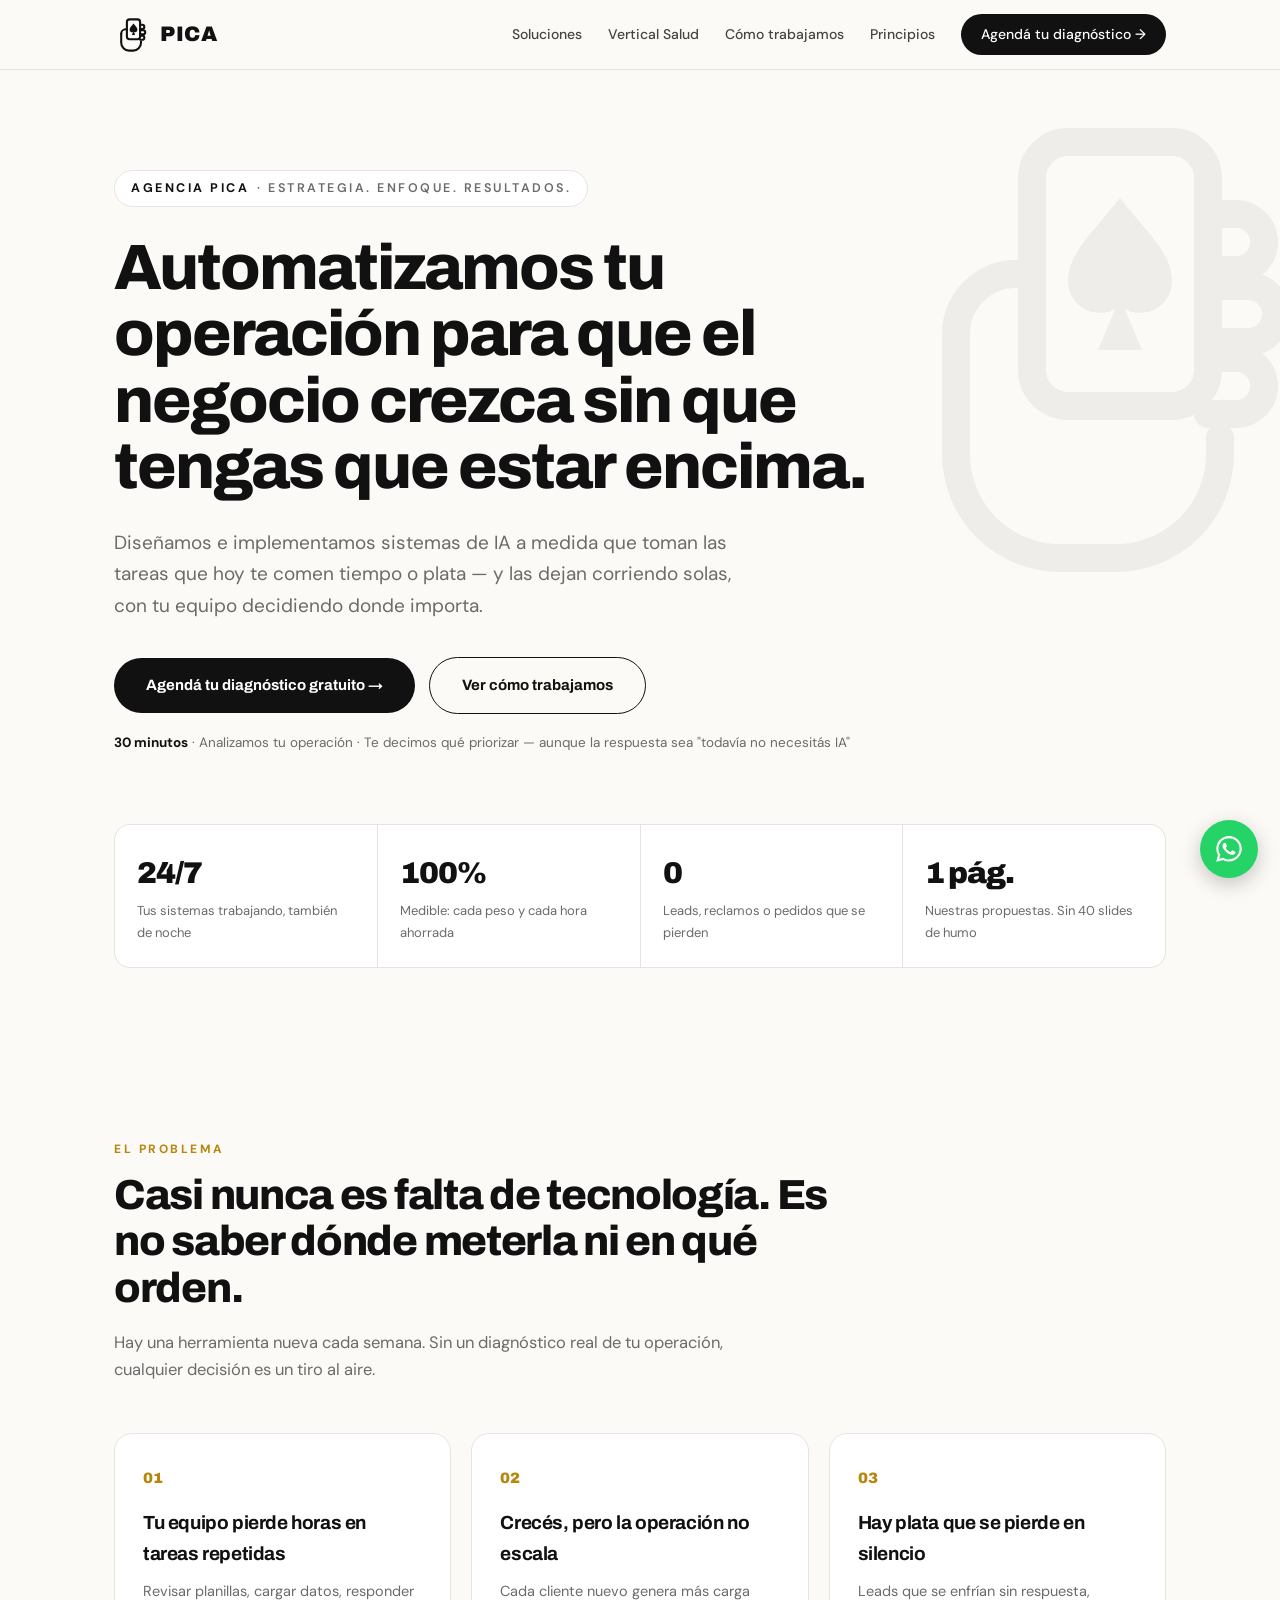
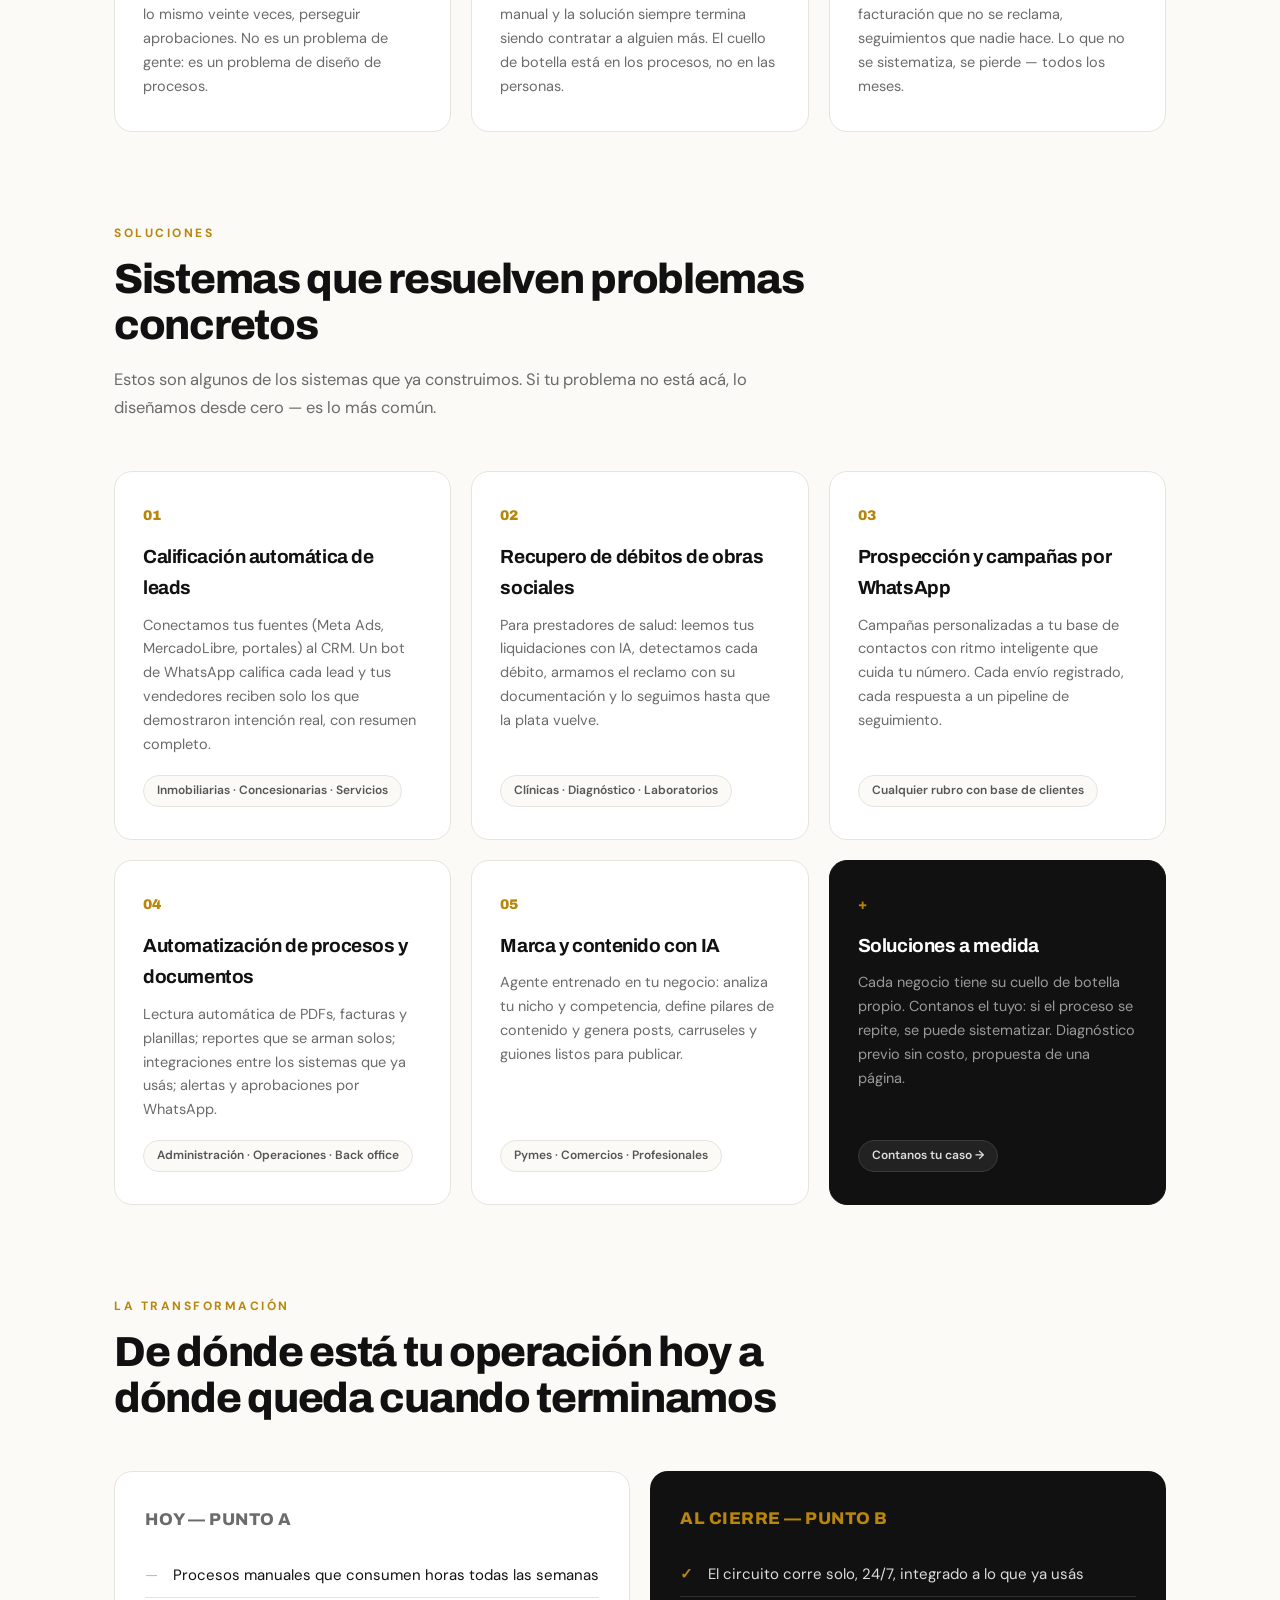
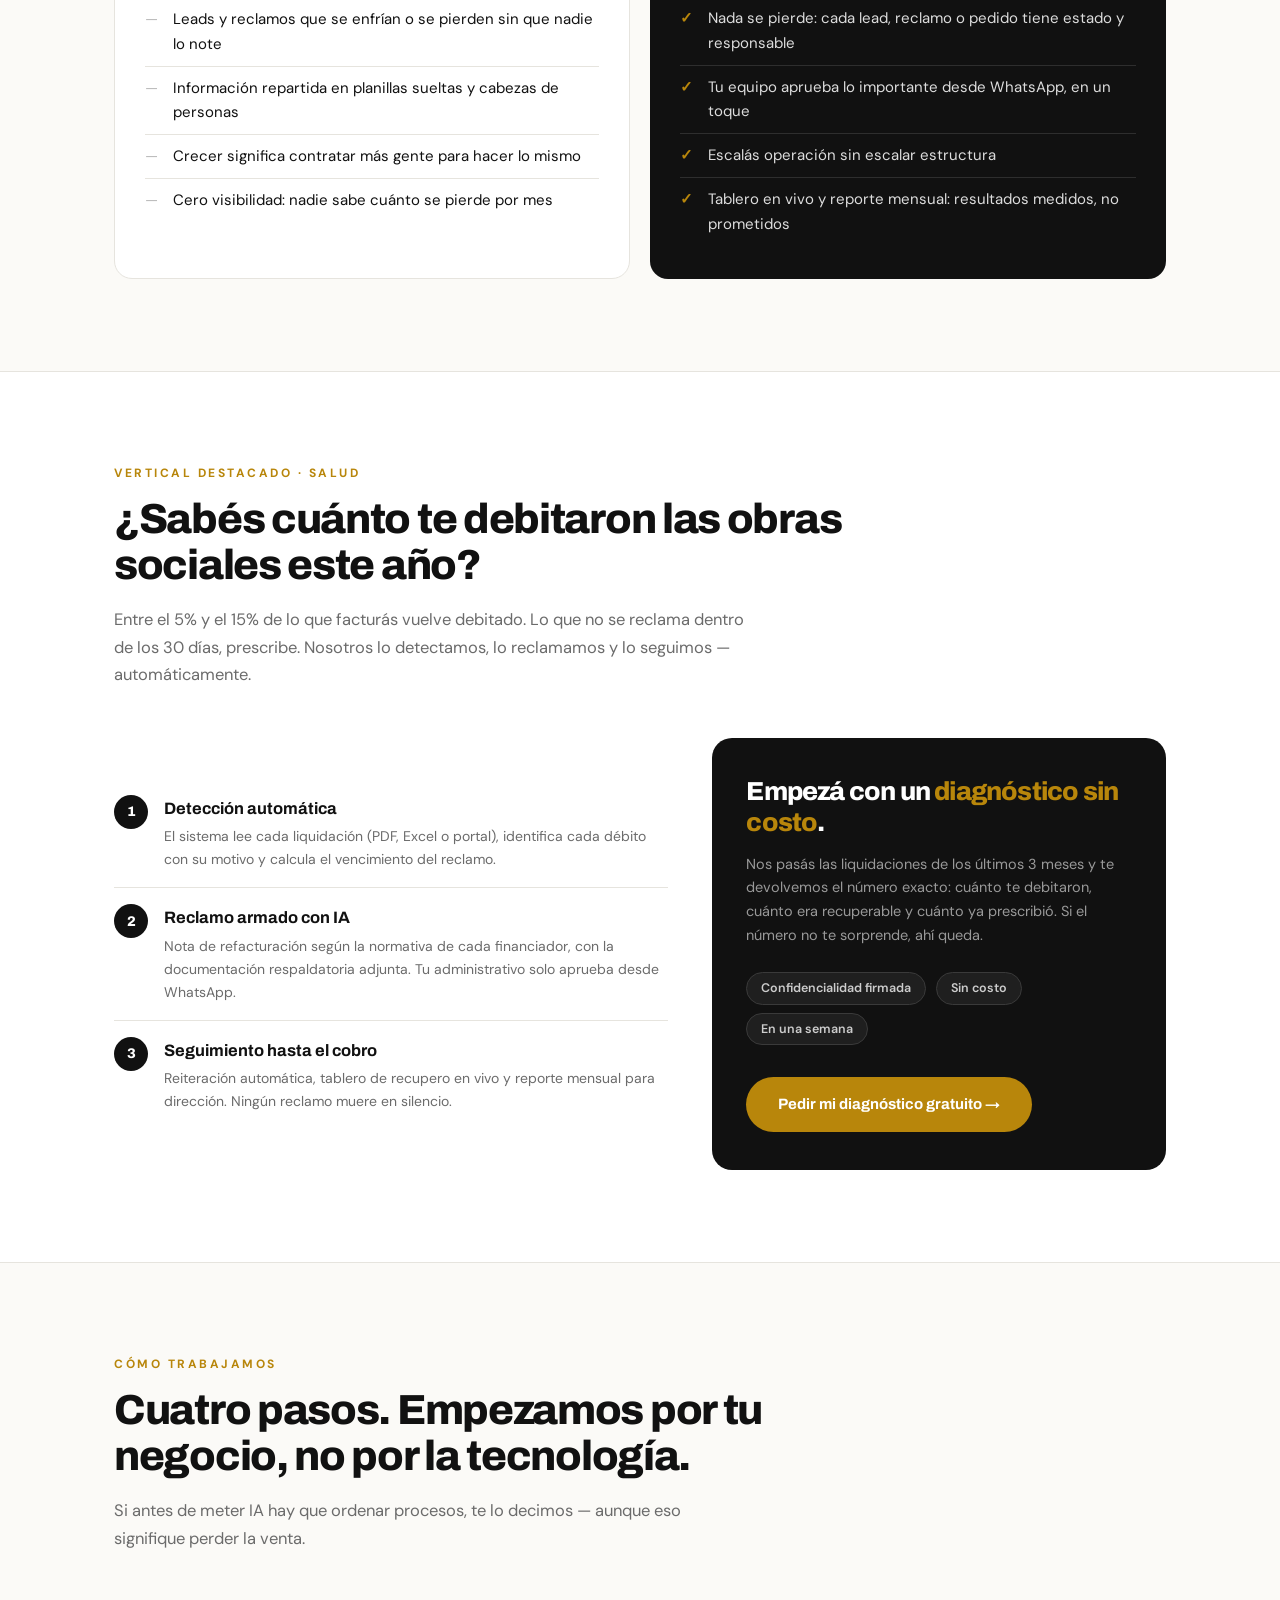
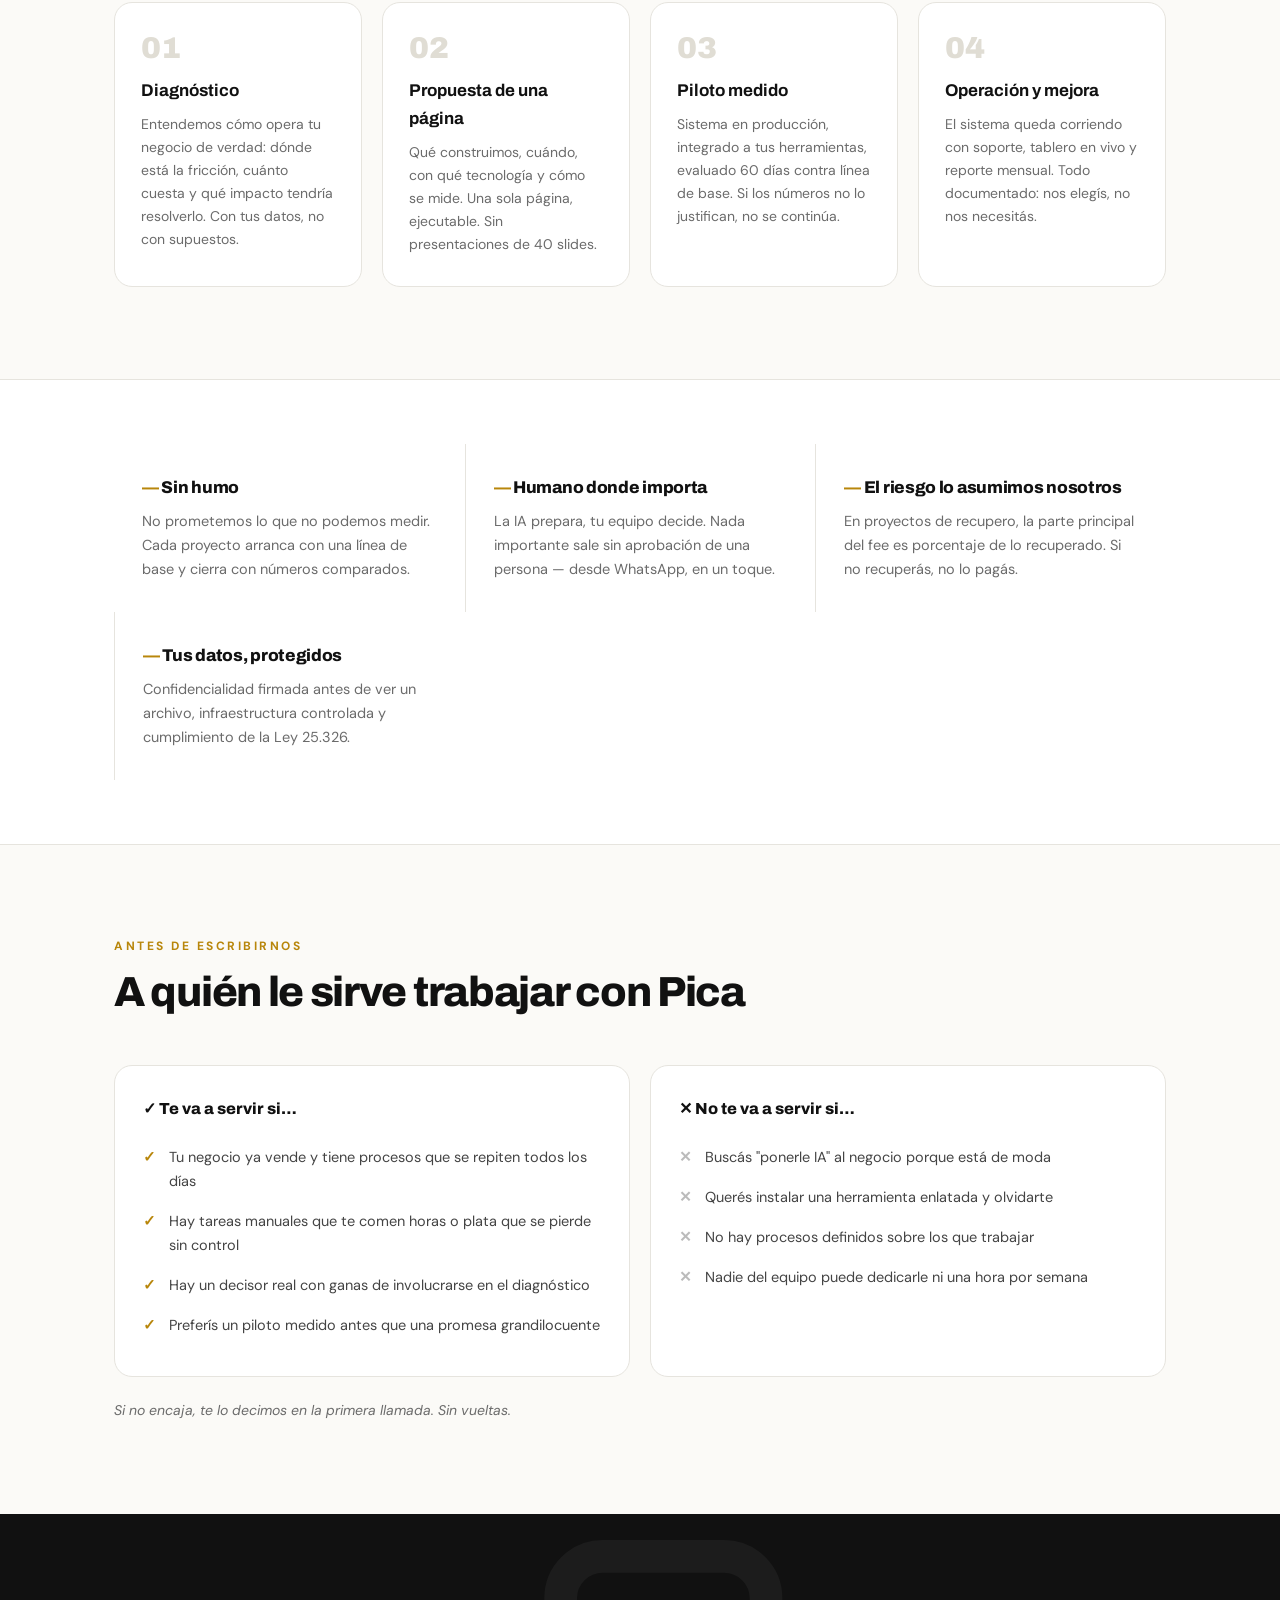
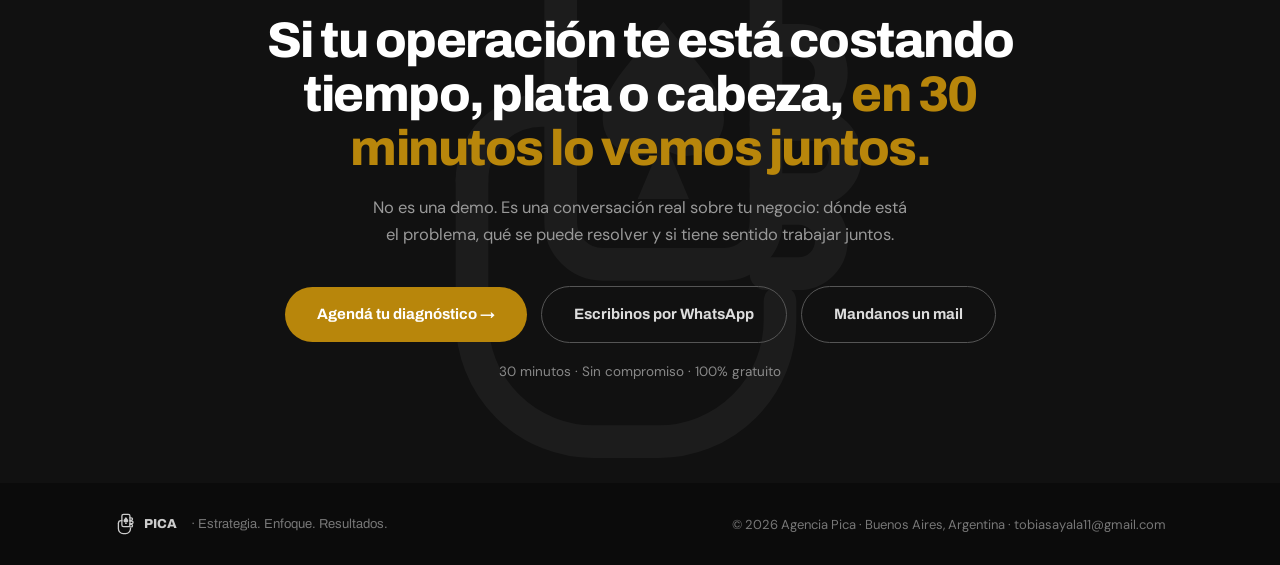
<file: agenciapica.html>
<!DOCTYPE html>
<html lang="es">
<head>
<meta charset="UTF-8">
<meta name="viewport" content="width=device-width, initial-scale=1.0">
<title>Agencia Pica — Estrategia. Enfoque. Resultados.</title>
<meta name="description" content="Diseñamos e implementamos sistemas de IA a medida: calificación de leads, recupero de facturación, automatización de procesos. Diagnóstico gratuito. Estrategia. Enfoque. Resultados.">
<style>
  @import url('https://fonts.googleapis.com/css2?family=Archivo:wght@500;600;700;800;900&family=DM+Sans:wght@400;500;600&display=swap');
  :root {
    --ink: #111111;
    --paper: #FBFAF7;
    --white: #ffffff;
    --grey: #6b6b6b;
    --line: #e6e4de;
    --gold: #B8860B;
  }
  * { box-sizing: border-box; margin: 0; padding: 0; }
  html { scroll-behavior: smooth; }
  body { font-family: 'DM Sans', Arial, sans-serif; color: var(--ink); background: var(--paper); font-size: 16.5px; line-height: 1.65; }
  a { color: inherit; text-decoration: none; }
  h1, h2, h3, h4, .display { font-family: 'Archivo', Arial, sans-serif; }
  .wrap { max-width: 1100px; margin: 0 auto; padding: 0 24px; }

  /* ===== NAV ===== */
  nav { position: sticky; top: 0; background: rgba(251,250,247,.92); backdrop-filter: blur(10px); border-bottom: 1px solid var(--line); z-index: 100; }
  .nav-inner { max-width: 1100px; margin: 0 auto; padding: 14px 24px; display: flex; justify-content: space-between; align-items: center; }
  .brand { display: flex; align-items: center; gap: 10px; }
  .brand svg { width: 36px; height: 36px; }
  .brand .word { font-family: 'Archivo', sans-serif; font-weight: 900; font-size: 21px; letter-spacing: .5px; }
  .nav-links { display: flex; gap: 26px; align-items: center; }
  .nav-links a { font-size: 14px; font-weight: 500; color: #444; transition: color .2s; }
  .nav-links a:hover { color: var(--ink); }
  .nav-cta { background: var(--ink); color: #fff !important; padding: 9px 20px; border-radius: 100px; font-weight: 600; transition: background .2s; }
  .nav-cta:hover { background: #333; }
  @media (max-width: 800px) { .nav-links a:not(.nav-cta) { display: none; } }

  /* ===== HERO ===== */
  .hero { padding: 100px 0 80px; position: relative; overflow: hidden; }
  .hero-mark { position: absolute; right: -60px; top: 40px; width: 480px; height: 480px; opacity: .05; pointer-events: none; }
  .eyebrow { display: inline-flex; align-items: center; gap: 8px; font-size: 12.5px; font-weight: 600; letter-spacing: 2.5px; text-transform: uppercase; color: var(--grey); border: 1px solid var(--line); background: var(--white); padding: 7px 16px; border-radius: 100px; margin-bottom: 28px; }
  .eyebrow b { color: var(--ink); }
  .hero h1 { font-size: clamp(38px, 5.6vw, 64px); font-weight: 800; line-height: 1.04; letter-spacing: -2px; max-width: 820px; }
  .hero p.lead { color: var(--grey); font-size: 19px; max-width: 620px; margin: 26px 0 36px; }
  .ctas { display: flex; gap: 14px; flex-wrap: wrap; align-items: center; }
  .btn { display: inline-block; padding: 15px 32px; border-radius: 100px; font-weight: 700; font-family: 'Archivo', sans-serif; font-size: 15px; transition: transform .15s, background .2s, border-color .2s; }
  .btn:hover { transform: translateY(-2px); }
  .btn-ink { background: var(--ink); color: #fff; }
  .btn-ink:hover { background: #333; }
  .btn-line { border: 1.5px solid var(--ink); color: var(--ink); }
  .btn-line:hover { background: var(--ink); color: #fff; }
  .micro { font-size: 13.5px; color: var(--grey); margin-top: 18px; }
  .micro b { color: var(--ink); }

  .statbar { display: grid; grid-template-columns: repeat(auto-fit, minmax(170px, 1fr)); gap: 1px; background: var(--line); border: 1px solid var(--line); border-radius: 16px; overflow: hidden; margin-top: 70px; }
  .statbar .cell { background: var(--white); padding: 24px 22px; }
  .statbar .num { font-family: 'Archivo', sans-serif; font-weight: 900; font-size: 30px; letter-spacing: -1px; }
  .statbar .lbl { font-size: 13px; color: var(--grey); margin-top: 2px; }

  /* ===== SECCIONES ===== */
  section { padding: 92px 0; }
  .sec-eyebrow { font-size: 12px; font-weight: 700; letter-spacing: 2.5px; text-transform: uppercase; color: var(--gold); margin-bottom: 12px; }
  .sec-title { font-size: clamp(28px, 4vw, 42px); font-weight: 800; letter-spacing: -1.3px; line-height: 1.1; max-width: 760px; }
  .sec-sub { color: var(--grey); max-width: 640px; margin: 18px 0 50px; }

  /* PROBLEMA */
  .prob-grid { display: grid; grid-template-columns: repeat(auto-fit, minmax(280px, 1fr)); gap: 20px; }
  .prob { background: var(--white); border: 1px solid var(--line); border-radius: 18px; padding: 32px 28px; }
  .prob .n { font-family: 'Archivo', sans-serif; font-weight: 900; font-size: 15px; color: var(--gold); margin-bottom: 16px; }
  .prob h3 { font-size: 19px; font-weight: 700; letter-spacing: -.4px; margin-bottom: 10px; }
  .prob p { font-size: 14.5px; color: var(--grey); }

  /* SOLUCIONES */
  .sol-grid { display: grid; grid-template-columns: repeat(auto-fit, minmax(300px, 1fr)); gap: 20px; }
  .sol { background: var(--white); border: 1px solid var(--line); border-radius: 18px; padding: 32px 28px; display: flex; flex-direction: column; transition: transform .2s, box-shadow .2s, border-color .2s; }
  .sol:hover { transform: translateY(-4px); box-shadow: 0 16px 40px rgba(17,17,17,.07); border-color: #ccc; }
  .sol .n { font-family: 'Archivo', sans-serif; font-weight: 900; font-size: 14px; color: var(--gold); margin-bottom: 14px; }
  .sol h3 { font-size: 19px; font-weight: 700; letter-spacing: -.4px; margin-bottom: 10px; }
  .sol p { font-size: 14.5px; color: var(--grey); flex: 1; }
  .sol .tag { margin-top: 18px; align-self: flex-start; font-size: 12px; font-weight: 600; color: #555; background: var(--paper); border: 1px solid var(--line); padding: 5px 13px; border-radius: 100px; }
  .sol.adhoc { background: var(--ink); border-color: var(--ink); }
  .sol.adhoc h3 { color: #fff; }
  .sol.adhoc p { color: #9a9a9a; }
  .sol.adhoc .n { color: var(--gold); }
  .sol.adhoc .tag { background: rgba(255,255,255,.07); border-color: #3a3a3a; color: #ddd; }

  /* TRANSFORMACIÓN A → B */
  .ab { display: grid; grid-template-columns: 1fr 1fr; gap: 20px; }
  @media (max-width: 800px) { .ab { grid-template-columns: 1fr; } }
  .ab-col { border-radius: 18px; padding: 34px 30px; }
  .ab-a { background: var(--white); border: 1px solid var(--line); }
  .ab-b { background: var(--ink); color: #fff; }
  .ab-col h3 { font-size: 17px; font-weight: 800; letter-spacing: .5px; text-transform: uppercase; margin-bottom: 20px; }
  .ab-a h3 { color: var(--grey); }
  .ab-b h3 { color: var(--gold); }
  .ab-col ul { list-style: none; }
  .ab-col li { padding: 9px 0 9px 28px; position: relative; font-size: 15px; border-bottom: 1px solid var(--line); }
  .ab-b li { border-color: #2e2e2e; color: #ddd; }
  .ab-col li:last-child { border-bottom: none; }
  .ab-a li::before { content: '—'; position: absolute; left: 0; color: #bbb; }
  .ab-b li::before { content: '✓'; position: absolute; left: 0; color: var(--gold); font-weight: 700; }

  /* VERTICAL SALUD */
  .salud-flex { display: grid; grid-template-columns: 1.1fr .9fr; gap: 44px; align-items: center; }
  @media (max-width: 860px) { .salud-flex { grid-template-columns: 1fr; } }
  .s-point { display: flex; gap: 16px; align-items: flex-start; padding: 16px 0; border-bottom: 1px solid var(--line); }
  .s-point:last-child { border-bottom: none; }
  .s-dot { min-width: 34px; height: 34px; border-radius: 50%; background: var(--ink); color: #fff; display: flex; align-items: center; justify-content: center; font-weight: 800; font-family: 'Archivo', sans-serif; font-size: 14px; flex-shrink: 0; }
  .s-point h4 { font-size: 16.5px; font-weight: 700; margin-bottom: 3px; }
  .s-point p { font-size: 14px; color: var(--grey); }
  .salud-box { background: var(--ink); color: #fff; border-radius: 20px; padding: 38px 34px; }
  .salud-box .big { font-family: 'Archivo', sans-serif; font-size: 26px; font-weight: 800; letter-spacing: -.8px; line-height: 1.2; margin-bottom: 14px; }
  .salud-box .big em { color: var(--gold); font-style: normal; }
  .salud-box p { color: #999; font-size: 14.5px; margin-bottom: 24px; }
  .pill { display: inline-block; background: rgba(255,255,255,.06); border: 1px solid #3a3a3a; color: #ccc; font-size: 12.5px; font-weight: 600; padding: 5px 14px; border-radius: 100px; margin: 0 6px 8px 0; }
  .btn-gold { background: var(--gold); color: #fff; }
  .btn-gold:hover { background: #9a7009; }

  /* PROCESO */
  .proc-grid { display: grid; grid-template-columns: repeat(auto-fit, minmax(230px, 1fr)); gap: 20px; counter-reset: paso; }
  .proc { background: var(--white); border: 1px solid var(--line); border-radius: 18px; padding: 30px 26px; }
  .proc .n { font-family: 'Archivo', sans-serif; font-weight: 900; font-size: 30px; color: #e0ddd4; line-height: 1; margin-bottom: 14px; }
  .proc h4 { font-size: 17px; font-weight: 700; margin-bottom: 8px; }
  .proc p { font-size: 14px; color: var(--grey); }

  /* PRINCIPIOS */
  .ppios { background: var(--white); border-top: 1px solid var(--line); border-bottom: 1px solid var(--line); }
  .ppio-grid { display: grid; grid-template-columns: repeat(auto-fit, minmax(300px, 1fr)); gap: 0; }
  .ppio { padding: 30px 28px; border-left: 1px solid var(--line); }
  .ppio:first-child { border-left: none; }
  @media (max-width: 980px) { .ppio { border-left: none; border-top: 1px solid var(--line); } .ppio:first-child { border-top: none; } }
  .ppio h4 { font-size: 17px; font-weight: 800; letter-spacing: -.3px; margin-bottom: 8px; }
  .ppio h4::before { content: '— '; color: var(--gold); }
  .ppio p { font-size: 14.5px; color: var(--grey); }

  /* QUIÉN SÍ / QUIÉN NO */
  .fit { display: grid; grid-template-columns: 1fr 1fr; gap: 20px; }
  @media (max-width: 800px) { .fit { grid-template-columns: 1fr; } }
  .fit-col { background: var(--white); border: 1px solid var(--line); border-radius: 18px; padding: 30px 28px; }
  .fit-col h4 { font-size: 16px; font-weight: 800; margin-bottom: 16px; }
  .fit-col li { list-style: none; padding: 8px 0 8px 26px; position: relative; font-size: 14.5px; color: #444; }
  .fit-si li::before { content: '✓'; position: absolute; left: 0; color: var(--gold); font-weight: 700; }
  .fit-no li::before { content: '✕'; position: absolute; left: 0; color: #bbb; font-weight: 700; }
  .fit-note { margin-top: 22px; font-size: 14px; color: var(--grey); font-style: italic; }

  /* CTA FINAL */
  .cta-final { background: var(--ink); color: #fff; text-align: center; padding: 100px 0; position: relative; overflow: hidden; }
  .cta-final .mark { position: absolute; left: 50%; top: 50%; transform: translate(-50%,-50%); width: 560px; height: 560px; opacity: .045; pointer-events: none; }
  .cta-final h2 { font-size: clamp(30px, 4.6vw, 50px); font-weight: 800; letter-spacing: -1.5px; line-height: 1.08; max-width: 780px; margin: 0 auto 18px; position: relative; }
  .cta-final h2 em { color: var(--gold); font-style: normal; }
  .cta-final p { color: #999; max-width: 540px; margin: 0 auto 38px; position: relative; }
  .cta-final .ctas { justify-content: center; position: relative; }
  .cta-final .btn-line { border-color: #555; color: #ddd; }
  .cta-final .btn-line:hover { background: #fff; color: var(--ink); border-color: #fff; }
  .cta-final .micro { color: #888; }

  footer { background: #0b0b0b; color: #777; padding: 30px 0; font-size: 13px; }
  .foot-inner { max-width: 1100px; margin: 0 auto; padding: 0 24px; display: flex; justify-content: space-between; align-items: center; flex-wrap: wrap; gap: 12px; }
  .foot-brand { display: flex; align-items: center; gap: 8px; color: #ccc; font-family: 'Archivo', sans-serif; font-weight: 800; }
  .foot-brand svg { width: 22px; height: 22px; }

  .fade { opacity: 0; transform: translateY(18px); transition: opacity .6s ease, transform .6s ease; }
  .fade.vis { opacity: 1; transform: none; }

  /* ===== WHATSAPP FLOTANTE ===== */
  .wsp-float { position: fixed; bottom: 22px; right: 22px; width: 58px; height: 58px; border-radius: 50%; background: #25D366; display: flex; align-items: center; justify-content: center; box-shadow: 0 6px 20px rgba(0,0,0,.22); z-index: 200; transition: transform .15s, box-shadow .2s; }
  .wsp-float:hover { transform: scale(1.08); box-shadow: 0 8px 26px rgba(0,0,0,.3); }
  .wsp-float svg { width: 32px; height: 32px; fill: #fff; }
</style>
</head>
<body>

<!-- ===== LOGO SVG (símbolo: mano + carta de pica) ===== -->
<svg width="0" height="0" style="position:absolute">
  <defs>
    <g id="pica-mark" fill="none" stroke="currentColor" stroke-width="7" stroke-linecap="round" stroke-linejoin="round">
      <path d="M24 56 v30 a26 26 0 0 0 26 26 h14 a26 26 0 0 0 26 -26 v-4"/>
      <path d="M24 56 a15 15 0 0 1 15 -15 h4"/>
      <rect x="43" y="8" width="44" height="66" rx="9"/>
      <path d="M87 26 h7 a7 7 0 0 1 0 14 h-7"/>
      <path d="M87 44 h10 a7 7 0 0 1 0 14 h-10"/>
      <path d="M87 62 h7 a7 7 0 0 1 0 14 h-7"/>
      <path d="M65 22 c8 10 13 14 13 21 a8 8 0 0 1 -13 6 a8 8 0 0 1 -13 -6 c0 -7 5 -11 13 -21 z" fill="currentColor" stroke="none"/>
      <path d="M65 47 l-5.5 13 h11 z" fill="currentColor" stroke="none"/>
    </g>
  </defs>
</svg>

<nav>
  <div class="nav-inner">
    <a class="brand" href="#top">
      <svg viewBox="0 0 120 120"><use href="#pica-mark"/></svg>
      <span class="word">PICA</span>
    </a>
    <div class="nav-links">
      <a href="#soluciones">Soluciones</a>
      <a href="#salud">Vertical Salud</a>
      <a href="#proceso">Cómo trabajamos</a>
      <a href="#principios">Principios</a>
      <a href="https://calendly.com/tobiasayala/30min" target="_blank" rel="noopener" class="nav-cta">Agendá tu diagnóstico →</a>
    </div>
  </div>
</nav>

<!-- ===== HERO ===== -->
<header class="hero" id="top">
  <svg class="hero-mark" viewBox="0 0 120 120"><use href="#pica-mark"/></svg>
  <div class="wrap">
    <div class="eyebrow"><b>AGENCIA PICA</b> · ESTRATEGIA. ENFOQUE. RESULTADOS.</div>
    <h1>Automatizamos tu operación para que el negocio crezca sin que tengas que estar encima.</h1>
    <p class="lead">Diseñamos e implementamos sistemas de IA a medida que toman las tareas que hoy te comen tiempo o plata — y las dejan corriendo solas, con tu equipo decidiendo donde importa.</p>
    <div class="ctas">
      <a class="btn btn-ink" href="https://calendly.com/tobiasayala/30min" target="_blank" rel="noopener">Agendá tu diagnóstico gratuito →</a>
      <a class="btn btn-line" href="#proceso">Ver cómo trabajamos</a>
    </div>
    <div class="micro"><b>30 minutos</b> · Analizamos tu operación · Te decimos qué priorizar — aunque la respuesta sea "todavía no necesitás IA"</div>

    <div class="statbar fade">
      <div class="cell"><div class="num">24/7</div><div class="lbl">Tus sistemas trabajando, también de noche</div></div>
      <div class="cell"><div class="num">100%</div><div class="lbl">Medible: cada peso y cada hora ahorrada</div></div>
      <div class="cell"><div class="num">0</div><div class="lbl">Leads, reclamos o pedidos que se pierden</div></div>
      <div class="cell"><div class="num">1 pág.</div><div class="lbl">Nuestras propuestas. Sin 40 slides de humo</div></div>
    </div>
  </div>
</header>

<!-- ===== PROBLEMA ===== -->
<section>
  <div class="wrap">
    <div class="sec-eyebrow">El problema</div>
    <h2 class="sec-title">Casi nunca es falta de tecnología. Es no saber dónde meterla ni en qué orden.</h2>
    <p class="sec-sub">Hay una herramienta nueva cada semana. Sin un diagnóstico real de tu operación, cualquier decisión es un tiro al aire.</p>
    <div class="prob-grid">
      <div class="prob fade">
        <div class="n">01</div>
        <h3>Tu equipo pierde horas en tareas repetidas</h3>
        <p>Revisar planillas, cargar datos, responder lo mismo veinte veces, perseguir aprobaciones. No es un problema de gente: es un problema de diseño de procesos.</p>
      </div>
      <div class="prob fade">
        <div class="n">02</div>
        <h3>Crecés, pero la operación no escala</h3>
        <p>Cada cliente nuevo genera más carga manual y la solución siempre termina siendo contratar a alguien más. El cuello de botella está en los procesos, no en las personas.</p>
      </div>
      <div class="prob fade">
        <div class="n">03</div>
        <h3>Hay plata que se pierde en silencio</h3>
        <p>Leads que se enfrían sin respuesta, facturación que no se reclama, seguimientos que nadie hace. Lo que no se sistematiza, se pierde — todos los meses.</p>
      </div>
    </div>
  </div>
</section>

<!-- ===== SOLUCIONES ===== -->
<section id="soluciones" style="padding-top:0;">
  <div class="wrap">
    <div class="sec-eyebrow">Soluciones</div>
    <h2 class="sec-title">Sistemas que resuelven problemas concretos</h2>
    <p class="sec-sub">Estos son algunos de los sistemas que ya construimos. Si tu problema no está acá, lo diseñamos desde cero — es lo más común.</p>
    <div class="sol-grid">
      <div class="sol fade">
        <div class="n">01</div>
        <h3>Calificación automática de leads</h3>
        <p>Conectamos tus fuentes (Meta Ads, MercadoLibre, portales) al CRM. Un bot de WhatsApp califica cada lead y tus vendedores reciben solo los que demostraron intención real, con resumen completo.</p>
        <span class="tag">Inmobiliarias · Concesionarias · Servicios</span>
      </div>
      <div class="sol fade">
        <div class="n">02</div>
        <h3>Recupero de débitos de obras sociales</h3>
        <p>Para prestadores de salud: leemos tus liquidaciones con IA, detectamos cada débito, armamos el reclamo con su documentación y lo seguimos hasta que la plata vuelve.</p>
        <span class="tag">Clínicas · Diagnóstico · Laboratorios</span>
      </div>
      <div class="sol fade">
        <div class="n">03</div>
        <h3>Prospección y campañas por WhatsApp</h3>
        <p>Campañas personalizadas a tu base de contactos con ritmo inteligente que cuida tu número. Cada envío registrado, cada respuesta a un pipeline de seguimiento.</p>
        <span class="tag">Cualquier rubro con base de clientes</span>
      </div>
      <div class="sol fade">
        <div class="n">04</div>
        <h3>Automatización de procesos y documentos</h3>
        <p>Lectura automática de PDFs, facturas y planillas; reportes que se arman solos; integraciones entre los sistemas que ya usás; alertas y aprobaciones por WhatsApp.</p>
        <span class="tag">Administración · Operaciones · Back office</span>
      </div>
      <div class="sol fade">
        <div class="n">05</div>
        <h3>Marca y contenido con IA</h3>
        <p>Agente entrenado en tu negocio: analiza tu nicho y competencia, define pilares de contenido y genera posts, carruseles y guiones listos para publicar.</p>
        <span class="tag">Pymes · Comercios · Profesionales</span>
      </div>
      <div class="sol adhoc fade">
        <div class="n">+</div>
        <h3>Soluciones a medida</h3>
        <p>Cada negocio tiene su cuello de botella propio. Contanos el tuyo: si el proceso se repite, se puede sistematizar. Diagnóstico previo sin costo, propuesta de una página.</p>
        <a href="#contacto" class="tag">Contanos tu caso →</a>
      </div>
    </div>
  </div>
</section>

<!-- ===== TRANSFORMACIÓN ===== -->
<section style="padding-top:0;">
  <div class="wrap">
    <div class="sec-eyebrow">La transformación</div>
    <h2 class="sec-title">De dónde está tu operación hoy a dónde queda cuando terminamos</h2>
    <p class="sec-sub"></p>
    <div class="ab fade">
      <div class="ab-col ab-a">
        <h3>Hoy — Punto A</h3>
        <ul>
          <li>Procesos manuales que consumen horas todas las semanas</li>
          <li>Leads y reclamos que se enfrían o se pierden sin que nadie lo note</li>
          <li>Información repartida en planillas sueltas y cabezas de personas</li>
          <li>Crecer significa contratar más gente para hacer lo mismo</li>
          <li>Cero visibilidad: nadie sabe cuánto se pierde por mes</li>
        </ul>
      </div>
      <div class="ab-col ab-b">
        <h3>Al cierre — Punto B</h3>
        <ul>
          <li>El circuito corre solo, 24/7, integrado a lo que ya usás</li>
          <li>Nada se pierde: cada lead, reclamo o pedido tiene estado y responsable</li>
          <li>Tu equipo aprueba lo importante desde WhatsApp, en un toque</li>
          <li>Escalás operación sin escalar estructura</li>
          <li>Tablero en vivo y reporte mensual: resultados medidos, no prometidos</li>
        </ul>
      </div>
    </div>
  </div>
</section>

<!-- ===== VERTICAL SALUD ===== -->
<section id="salud" style="background:var(--white); border-top:1px solid var(--line); border-bottom:1px solid var(--line);">
  <div class="wrap">
    <div class="sec-eyebrow">Vertical destacado · Salud</div>
    <h2 class="sec-title">¿Sabés cuánto te debitaron las obras sociales este año?</h2>
    <p class="sec-sub">Entre el 5% y el 15% de lo que facturás vuelve debitado. Lo que no se reclama dentro de los 30 días, prescribe. Nosotros lo detectamos, lo reclamamos y lo seguimos — automáticamente.</p>
    <div class="salud-flex">
      <div>
        <div class="s-point fade">
          <div class="s-dot">1</div>
          <div><h4>Detección automática</h4><p>El sistema lee cada liquidación (PDF, Excel o portal), identifica cada débito con su motivo y calcula el vencimiento del reclamo.</p></div>
        </div>
        <div class="s-point fade">
          <div class="s-dot">2</div>
          <div><h4>Reclamo armado con IA</h4><p>Nota de refacturación según la normativa de cada financiador, con la documentación respaldatoria adjunta. Tu administrativo solo aprueba desde WhatsApp.</p></div>
        </div>
        <div class="s-point fade">
          <div class="s-dot">3</div>
          <div><h4>Seguimiento hasta el cobro</h4><p>Reiteración automática, tablero de recupero en vivo y reporte mensual para dirección. Ningún reclamo muere en silencio.</p></div>
        </div>
      </div>
      <div class="salud-box fade">
        <div class="big">Empezá con un <em>diagnóstico sin costo</em>.</div>
        <p>Nos pasás las liquidaciones de los últimos 3 meses y te devolvemos el número exacto: cuánto te debitaron, cuánto era recuperable y cuánto ya prescribió. Si el número no te sorprende, ahí queda.</p>
        <div style="margin-bottom:24px;">
          <span class="pill">Confidencialidad firmada</span>
          <span class="pill">Sin costo</span>
          <span class="pill">En una semana</span>
        </div>
        <a class="btn btn-gold" href="#contacto">Pedir mi diagnóstico gratuito →</a>
      </div>
    </div>
  </div>
</section>

<!-- ===== PROCESO ===== -->
<section id="proceso">
  <div class="wrap">
    <div class="sec-eyebrow">Cómo trabajamos</div>
    <h2 class="sec-title">Cuatro pasos. Empezamos por tu negocio, no por la tecnología.</h2>
    <p class="sec-sub">Si antes de meter IA hay que ordenar procesos, te lo decimos — aunque eso signifique perder la venta.</p>
    <div class="proc-grid">
      <div class="proc fade">
        <div class="n">01</div>
        <h4>Diagnóstico</h4>
        <p>Entendemos cómo opera tu negocio de verdad: dónde está la fricción, cuánto cuesta y qué impacto tendría resolverlo. Con tus datos, no con supuestos.</p>
      </div>
      <div class="proc fade">
        <div class="n">02</div>
        <h4>Propuesta de una página</h4>
        <p>Qué construimos, cuándo, con qué tecnología y cómo se mide. Una sola página, ejecutable. Sin presentaciones de 40 slides.</p>
      </div>
      <div class="proc fade">
        <div class="n">03</div>
        <h4>Piloto medido</h4>
        <p>Sistema en producción, integrado a tus herramientas, evaluado 60 días contra línea de base. Si los números no lo justifican, no se continúa.</p>
      </div>
      <div class="proc fade">
        <div class="n">04</div>
        <h4>Operación y mejora</h4>
        <p>El sistema queda corriendo con soporte, tablero en vivo y reporte mensual. Todo documentado: nos elegís, no nos necesitás.</p>
      </div>
    </div>
  </div>
</section>

<!-- ===== PRINCIPIOS ===== -->
<section class="ppios" id="principios" style="padding:64px 0;">
  <div class="wrap">
    <div class="ppio-grid">
      <div class="ppio fade">
        <h4>Sin humo</h4>
        <p>No prometemos lo que no podemos medir. Cada proyecto arranca con una línea de base y cierra con números comparados.</p>
      </div>
      <div class="ppio fade">
        <h4>Humano donde importa</h4>
        <p>La IA prepara, tu equipo decide. Nada importante sale sin aprobación de una persona — desde WhatsApp, en un toque.</p>
      </div>
      <div class="ppio fade">
        <h4>El riesgo lo asumimos nosotros</h4>
        <p>En proyectos de recupero, la parte principal del fee es porcentaje de lo recuperado. Si no recuperás, no lo pagás.</p>
      </div>
      <div class="ppio fade">
        <h4>Tus datos, protegidos</h4>
        <p>Confidencialidad firmada antes de ver un archivo, infraestructura controlada y cumplimiento de la Ley 25.326.</p>
      </div>
    </div>
  </div>
</section>

<!-- ===== QUIÉN SÍ / QUIÉN NO ===== -->
<section>
  <div class="wrap">
    <div class="sec-eyebrow">Antes de escribirnos</div>
    <h2 class="sec-title">A quién le sirve trabajar con Pica</h2>
    <p class="sec-sub"></p>
    <div class="fit fade">
      <div class="fit-col fit-si">
        <h4>✓ Te va a servir si…</h4>
        <ul>
          <li>Tu negocio ya vende y tiene procesos que se repiten todos los días</li>
          <li>Hay tareas manuales que te comen horas o plata que se pierde sin control</li>
          <li>Hay un decisor real con ganas de involucrarse en el diagnóstico</li>
          <li>Preferís un piloto medido antes que una promesa grandilocuente</li>
        </ul>
      </div>
      <div class="fit-col fit-no">
        <h4>✕ No te va a servir si…</h4>
        <ul>
          <li>Buscás "ponerle IA" al negocio porque está de moda</li>
          <li>Querés instalar una herramienta enlatada y olvidarte</li>
          <li>No hay procesos definidos sobre los que trabajar</li>
          <li>Nadie del equipo puede dedicarle ni una hora por semana</li>
        </ul>
      </div>
    </div>
    <p class="fit-note">Si no encaja, te lo decimos en la primera llamada. Sin vueltas.</p>
  </div>
</section>

<!-- ===== CTA FINAL ===== -->
<section class="cta-final" id="contacto">
  <svg class="mark" viewBox="0 0 120 120" style="color:#fff;"><use href="#pica-mark"/></svg>
  <div class="wrap">
    <h2>Si tu operación te está costando tiempo, plata o cabeza, <em>en 30 minutos lo vemos juntos.</em></h2>
    <p>No es una demo. Es una conversación real sobre tu negocio: dónde está el problema, qué se puede resolver y si tiene sentido trabajar juntos.</p>
    <div class="ctas">
      <a class="btn btn-gold" href="https://calendly.com/tobiasayala/30min" target="_blank" rel="noopener">Agendá tu diagnóstico →</a>
      <a class="btn btn-line" href="https://wa.me/5491163213887?text=Hola%2C%20quiero%20agendar%20un%20diagn%C3%B3stico%20con%20Agencia%20Pica" target="_blank" rel="noopener">Escribinos por WhatsApp</a>
      <a class="btn btn-line" href="mailto:tobiasayala11@gmail.com?subject=Diagn%C3%B3stico%20Agencia%20Pica">Mandanos un mail</a>
    </div>
    <div class="micro">30 minutos · Sin compromiso · 100% gratuito</div>
  </div>
</section>

<footer>
  <div class="foot-inner">
    <div class="foot-brand">
      <svg viewBox="0 0 120 120" style="color:#ccc;"><use href="#pica-mark"/></svg>
      PICA <span style="font-weight:400; color:#777; margin-left:6px;">· Estrategia. Enfoque. Resultados.</span>
    </div>
    <div>© 2026 Agencia Pica · Buenos Aires, Argentina · tobiasayala11@gmail.com</div>
  </div>
</footer>

<a class="wsp-float" href="https://wa.me/5491163213887?text=Hola%21%20Quiero%20saber%20m%C3%A1s%20sobre%20Agencia%20Pica" target="_blank" rel="noopener" aria-label="Chateá por WhatsApp">
  <svg viewBox="0 0 32 32" xmlns="http://www.w3.org/2000/svg"><path d="M16.04 3C9.02 3 3.32 8.7 3.32 15.72c0 2.24.59 4.43 1.71 6.36L3.2 28.8l6.88-1.8a12.66 12.66 0 0 0 5.96 1.52h.01c7.01 0 12.72-5.7 12.72-12.72 0-3.4-1.32-6.6-3.72-9A12.65 12.65 0 0 0 16.04 3zm0 23.38h-.01c-1.9 0-3.76-.51-5.38-1.47l-.39-.23-4.08 1.07 1.09-3.98-.25-.41a10.55 10.55 0 0 1-1.62-5.64c0-5.83 4.75-10.58 10.59-10.58 2.83 0 5.48 1.1 7.48 3.1a10.52 10.52 0 0 1 3.1 7.49c0 5.83-4.75 10.58-10.58 10.58zm5.8-7.92c-.32-.16-1.88-.93-2.17-1.04-.29-.1-.5-.16-.72.16-.21.32-.82 1.04-1 1.25-.19.21-.37.24-.69.08-.32-.16-1.34-.5-2.56-1.58-.95-.84-1.58-1.88-1.77-2.2-.18-.32-.02-.49.14-.65.14-.14.32-.37.48-.56.16-.19.21-.32.32-.53.1-.21.05-.4-.03-.56-.08-.16-.72-1.72-.98-2.36-.26-.62-.52-.54-.72-.55h-.61c-.21 0-.56.08-.85.4-.29.32-1.12 1.09-1.12 2.65 0 1.56 1.14 3.07 1.3 3.29.16.21 2.25 3.43 5.45 4.81.76.33 1.36.53 1.82.67.77.25 1.46.21 2.01.13.61-.09 1.88-.77 2.15-1.51.26-.74.26-1.38.18-1.51-.08-.13-.29-.21-.61-.37z"/></svg>
</a>

<script>
  const obs = new IntersectionObserver(es => es.forEach(e => { if (e.isIntersecting) { e.target.classList.add('vis'); obs.unobserve(e.target); } }), { threshold: .1 });
  document.querySelectorAll('.fade').forEach(el => obs.observe(el));
</script>

</body>
</html>
</file>
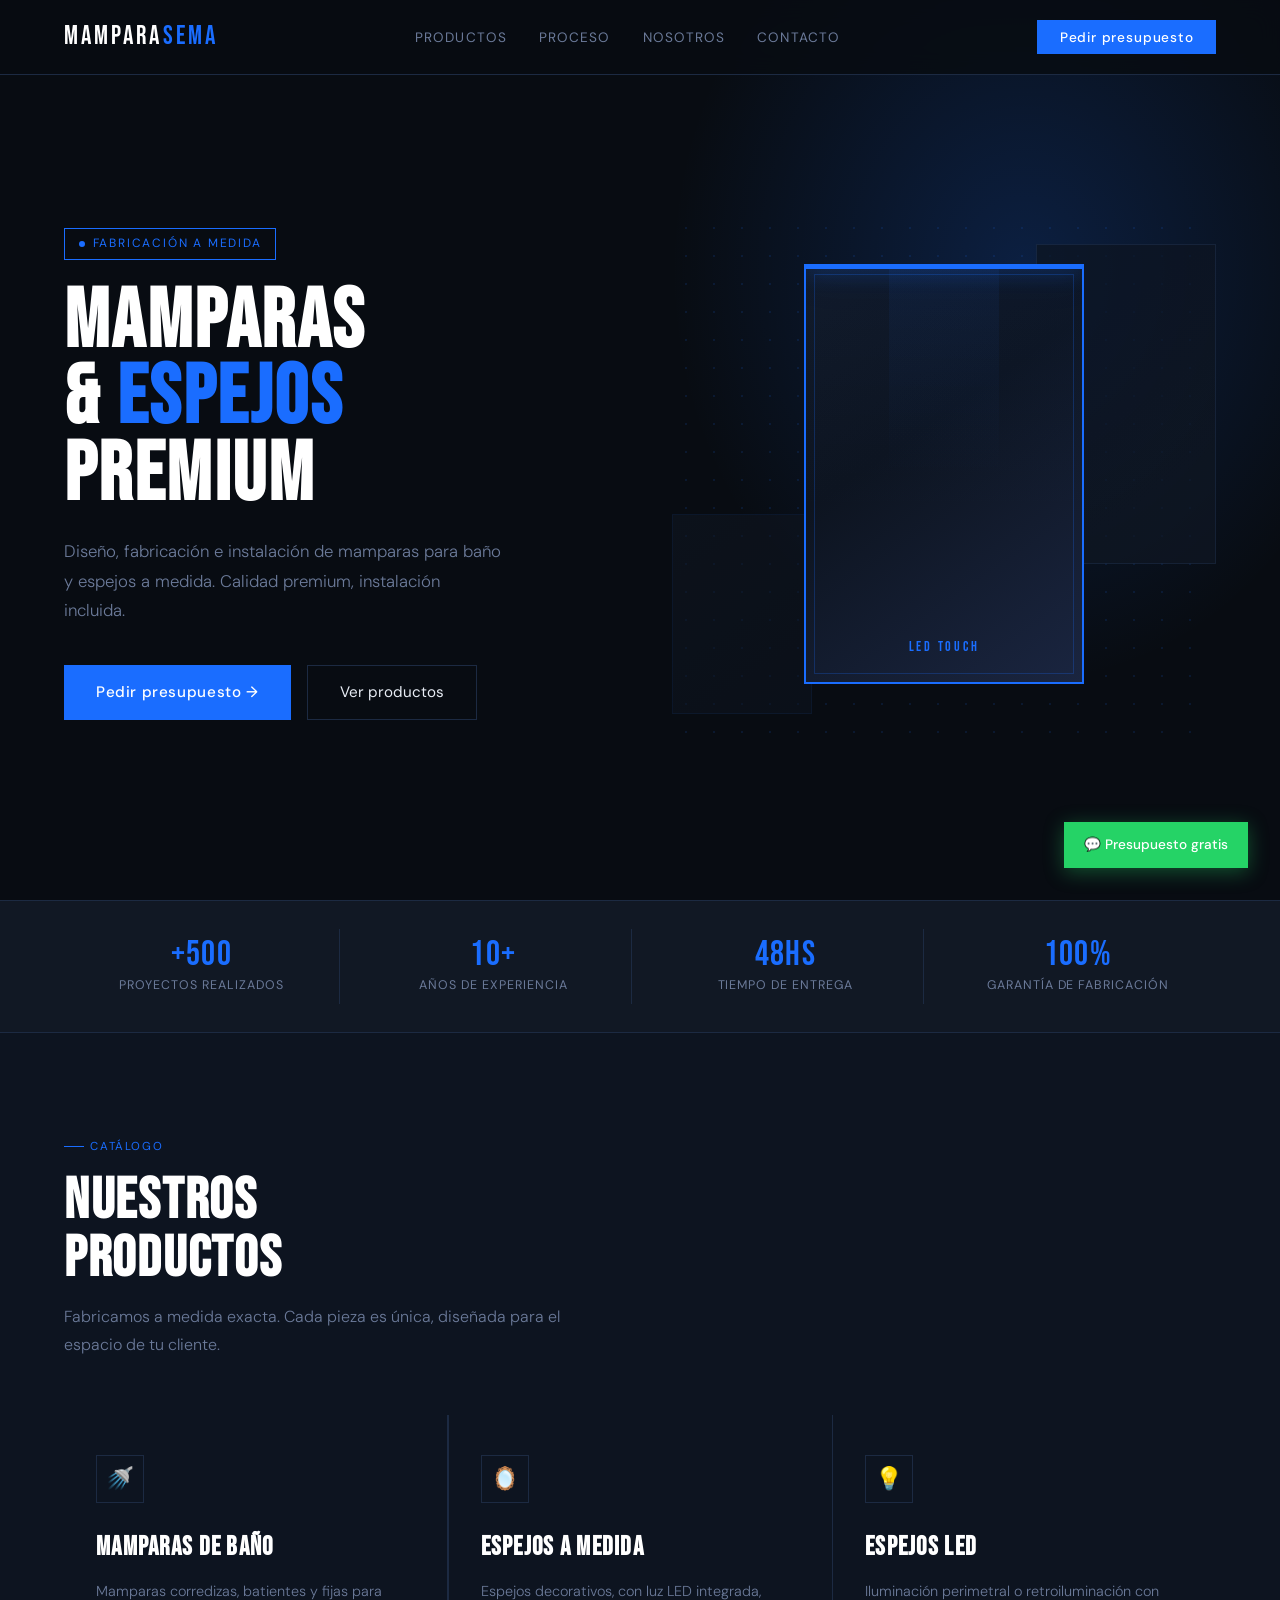
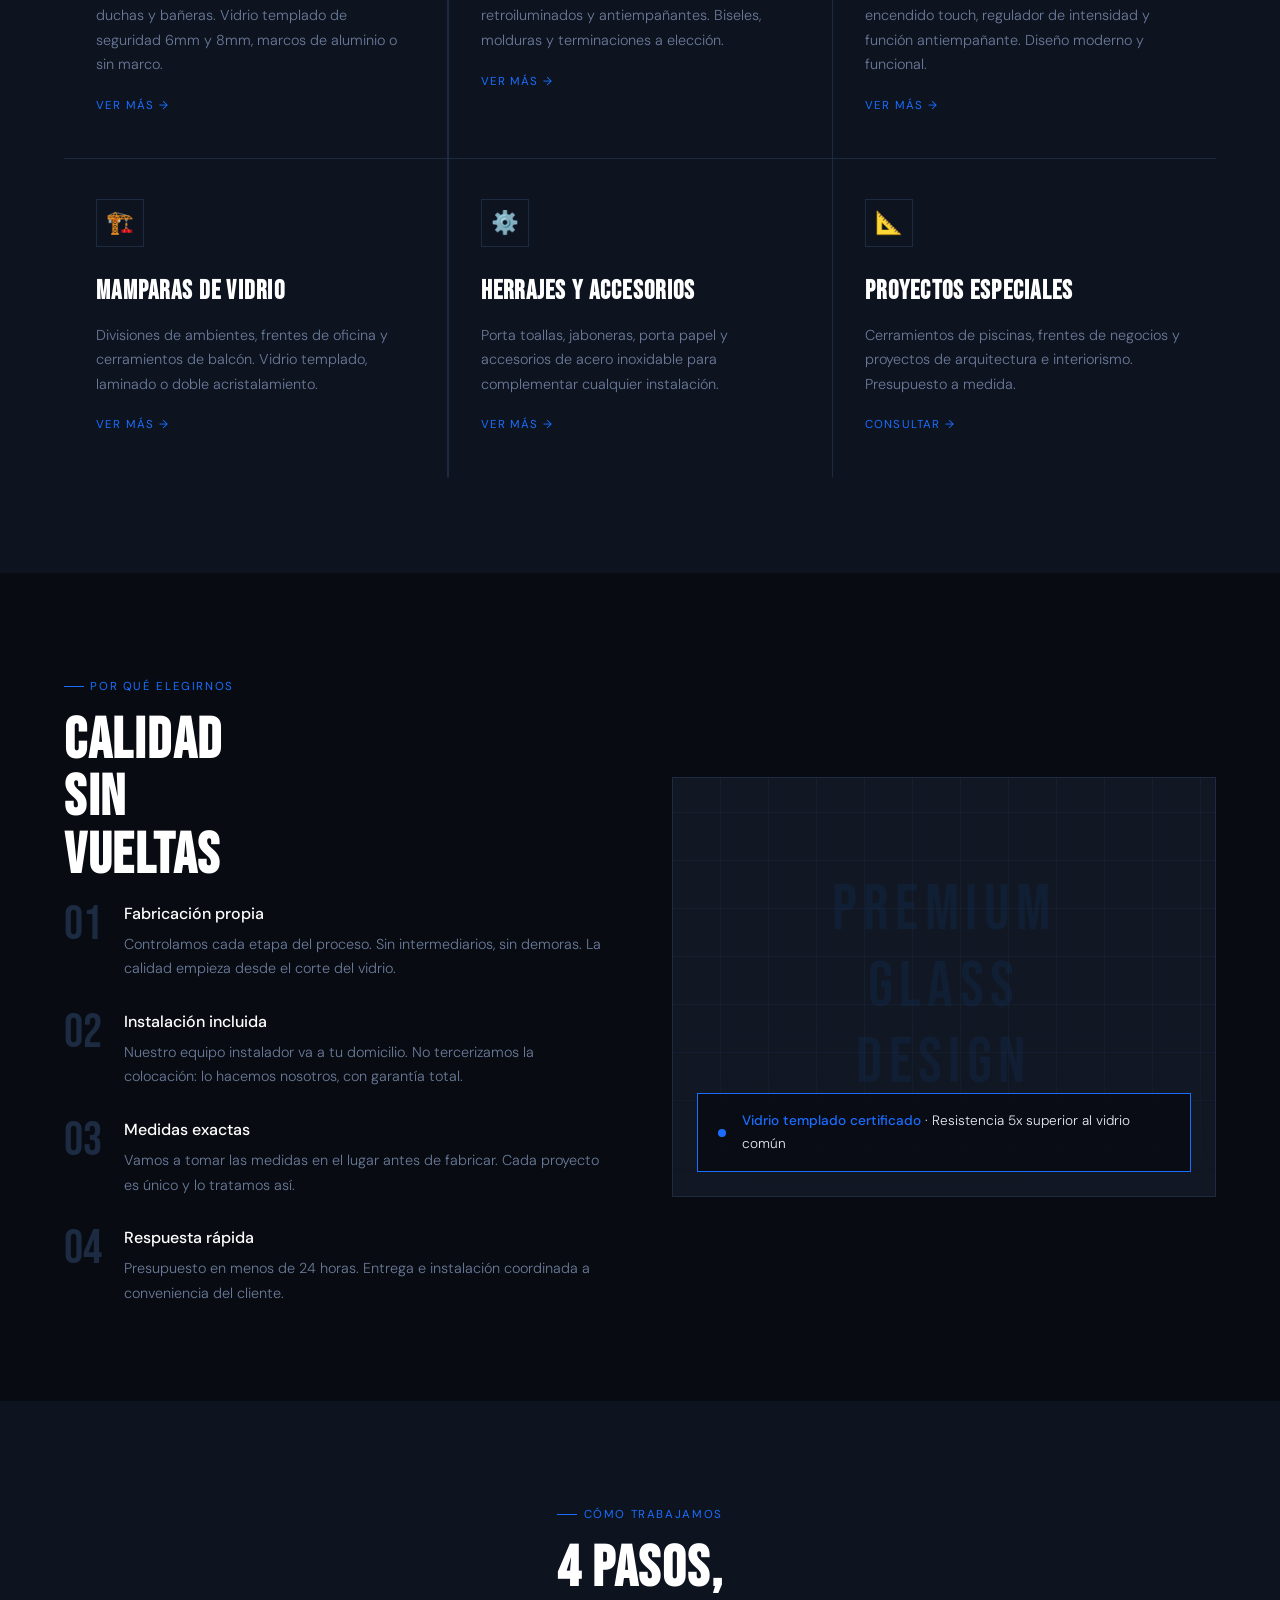
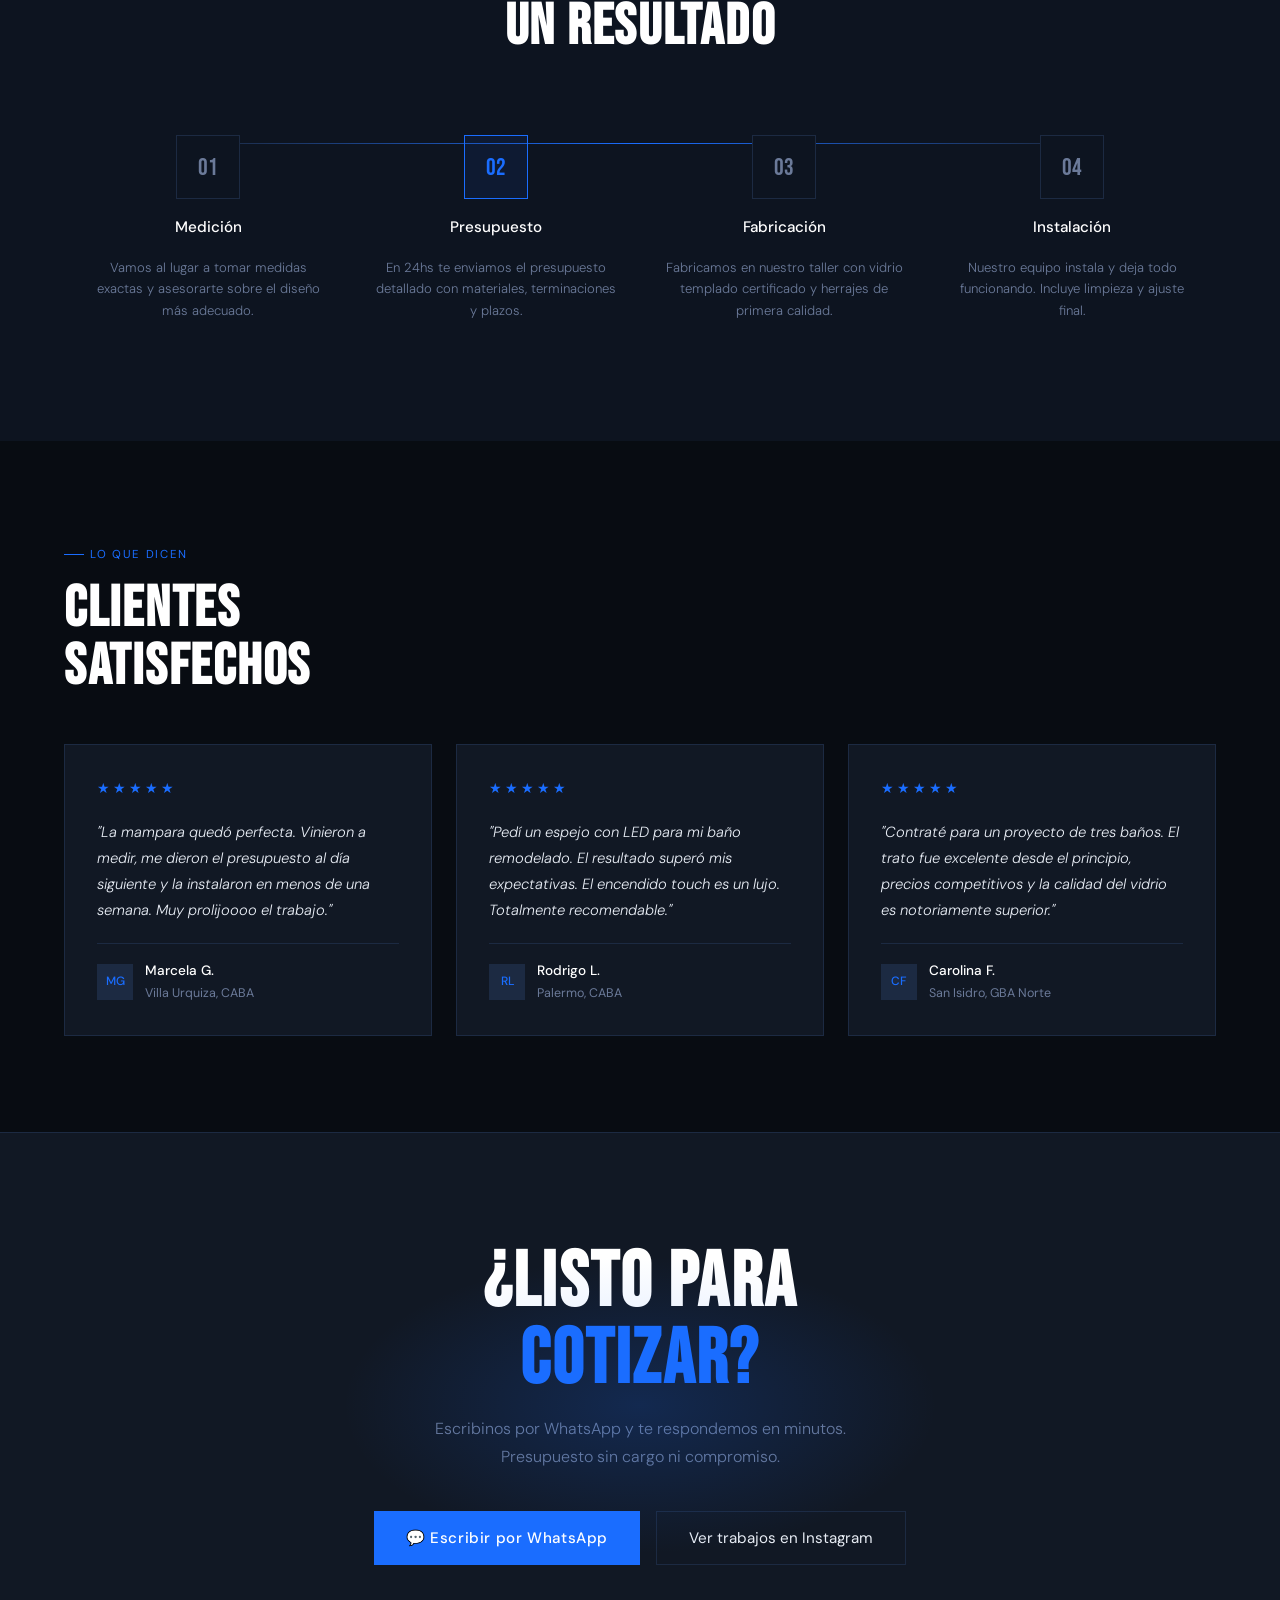
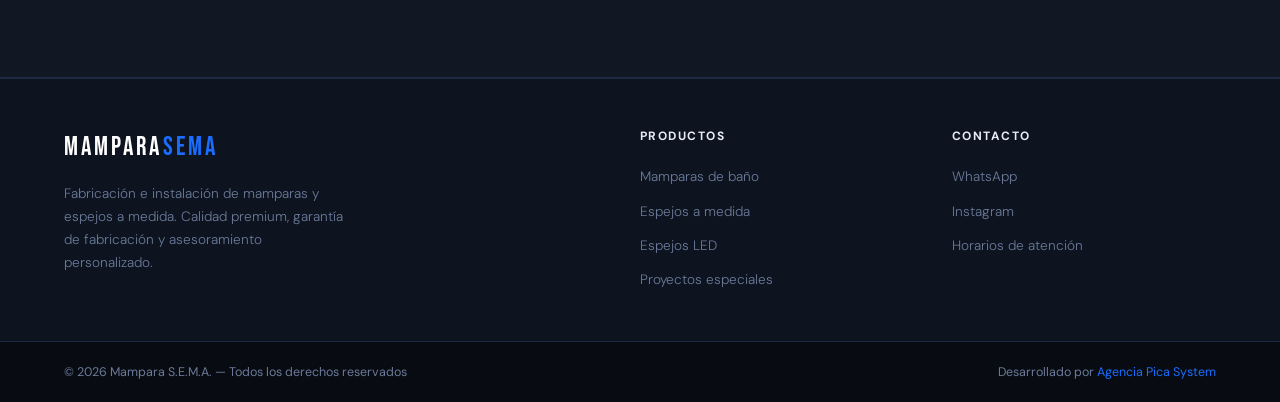
<file: mamparasema.html>
<!DOCTYPE html>
<html lang="es">
<head>
<meta charset="UTF-8">
<meta name="viewport" content="width=device-width, initial-scale=1.0">
<title>MAMPARA S.E.M.A. — Mamparas & Espejos Premium</title>
<link rel="preconnect" href="https://fonts.googleapis.com">
<link rel="preconnect" href="https://fonts.gstatic.com" crossorigin>
<link href="https://fonts.googleapis.com/css2?family=Bebas+Neue&family=DM+Sans:ital,opsz,wght@0,9..40,300;0,9..40,400;0,9..40,500;1,9..40,300&display=swap" rel="stylesheet">
<style>
  *, *::before, *::after { margin: 0; padding: 0; box-sizing: border-box; }

  :root {
    --black:   #080C12;
    --dark:    #0D1420;
    --panel:   #111824;
    --blue:    #1A6DFF;
    --blue2:   #0F4EC9;
    --blueglow:#1A6DFF33;
    --white:   #FFFFFF;
    --offwhite:#E8EDF5;
    --muted:   #6B7A99;
    --border:  #1C2A42;
    --display: 'Bebas Neue', sans-serif;
    --body:    'DM Sans', sans-serif;
  }

  html { scroll-behavior: smooth; }

  body {
    background: var(--black);
    color: var(--offwhite);
    font-family: var(--body);
    font-size: 16px;
    line-height: 1.65;
    overflow-x: hidden;
  }

  /* ── NAV ── */
  nav {
    position: fixed; top: 0; left: 0; right: 0; z-index: 100;
    display: flex; align-items: center; justify-content: space-between;
    padding: 1rem 5vw;
    background: rgba(8,12,18,0.85);
    backdrop-filter: blur(12px);
    border-bottom: 1px solid var(--border);
  }
  .nav-logo {
    font-family: var(--display);
    font-size: 1.6rem;
    letter-spacing: 0.12em;
    color: var(--white);
  }
  .nav-logo span { color: var(--blue); }
  .nav-links { display: flex; gap: 2rem; list-style: none; }
  .nav-links a {
    font-size: 0.85rem;
    letter-spacing: 0.08em;
    text-transform: uppercase;
    color: var(--muted);
    text-decoration: none;
    transition: color 0.2s;
  }
  .nav-links a:hover { color: var(--white); }
  .nav-cta {
    background: var(--blue);
    color: var(--white);
    border: none;
    padding: 0.55rem 1.4rem;
    font-family: var(--body);
    font-size: 0.85rem;
    font-weight: 500;
    letter-spacing: 0.06em;
    cursor: pointer;
    transition: background 0.2s, transform 0.15s;
  }
  .nav-cta:hover { background: var(--blue2); transform: translateY(-1px); }

  /* ── HERO ── */
  .hero {
    min-height: 100vh;
    display: grid;
    grid-template-columns: 1fr 1fr;
    align-items: center;
    padding: 7rem 5vw 4rem;
    gap: 4rem;
    position: relative;
    overflow: hidden;
  }
  .hero::before {
    content: '';
    position: absolute;
    top: -20%;
    right: -10%;
    width: 60vw;
    height: 100vh;
    background: radial-gradient(ellipse at center, var(--blueglow) 0%, transparent 65%);
    pointer-events: none;
  }
  .hero-eyebrow {
    display: inline-flex;
    align-items: center;
    gap: 0.5rem;
    font-size: 0.75rem;
    letter-spacing: 0.15em;
    text-transform: uppercase;
    color: var(--blue);
    border: 1px solid var(--blue);
    padding: 0.3rem 0.85rem;
    margin-bottom: 1.5rem;
  }
  .hero-eyebrow::before {
    content: '';
    display: inline-block;
    width: 6px; height: 6px;
    background: var(--blue);
    border-radius: 50%;
    animation: pulse 1.8s ease-in-out infinite;
  }
  @keyframes pulse {
    0%, 100% { opacity: 1; transform: scale(1); }
    50% { opacity: 0.4; transform: scale(0.6); }
  }
  .hero h1 {
    font-family: var(--display);
    font-size: clamp(3.5rem, 6.5vw, 7rem);
    line-height: 0.92;
    letter-spacing: 0.03em;
    color: var(--white);
    margin-bottom: 1.5rem;
  }
  .hero h1 em {
    font-style: normal;
    color: var(--blue);
  }
  .hero p {
    font-size: 1.05rem;
    font-weight: 300;
    color: var(--muted);
    max-width: 440px;
    margin-bottom: 2.5rem;
    line-height: 1.75;
  }
  .hero-actions { display: flex; gap: 1rem; flex-wrap: wrap; }
  .btn-primary {
    display: inline-flex;
    align-items: center;
    gap: 0.5rem;
    background: var(--blue);
    color: var(--white);
    text-decoration: none;
    padding: 0.85rem 2rem;
    font-size: 0.95rem;
    font-weight: 500;
    letter-spacing: 0.04em;
    transition: background 0.2s, transform 0.15s;
    border: none;
    cursor: pointer;
  }
  .btn-primary:hover { background: var(--blue2); transform: translateY(-2px); }
  .btn-secondary {
    display: inline-flex;
    align-items: center;
    gap: 0.5rem;
    background: transparent;
    color: var(--offwhite);
    text-decoration: none;
    padding: 0.85rem 2rem;
    font-size: 0.95rem;
    font-weight: 400;
    border: 1px solid var(--border);
    transition: border-color 0.2s, color 0.2s;
  }
  .btn-secondary:hover { border-color: var(--blue); color: var(--blue); }

  /* Hero visual */
  .hero-visual {
    position: relative;
    display: flex;
    align-items: center;
    justify-content: center;
    height: 520px;
  }
  .mirror-frame {
    position: absolute;
    width: 280px; height: 420px;
    border: 2px solid var(--blue);
    background: linear-gradient(145deg, #111824 0%, #0D1420 40%, #1A2540 100%);
    display: flex;
    align-items: flex-end;
    justify-content: center;
    padding-bottom: 1.5rem;
    overflow: hidden;
  }
  .mirror-frame::before {
    content: '';
    position: absolute;
    inset: 8px;
    border: 1px solid rgba(26,109,255,0.25);
    pointer-events: none;
  }
  .mirror-frame::after {
    content: '';
    position: absolute;
    top: 0; left: 30%; right: 30%; height: 50%;
    background: linear-gradient(180deg, rgba(26,109,255,0.07) 0%, transparent 100%);
    pointer-events: none;
  }
  .mirror-reflection {
    position: absolute;
    top: 0; left: 0; right: 0;
    height: 60%;
    background: linear-gradient(180deg,
      rgba(26,109,255,0.04) 0%,
      rgba(26,109,255,0.02) 50%,
      transparent 100%
    );
  }
  .mirror-led {
    position: absolute;
    top: 0; left: 0; right: 0; height: 3px;
    background: var(--blue);
    box-shadow: 0 0 20px var(--blue), 0 0 40px rgba(26,109,255,0.4);
  }
  .mirror-label {
    font-family: var(--display);
    font-size: 0.85rem;
    letter-spacing: 0.2em;
    color: var(--blue);
    text-align: center;
  }
  .mirror-frame-2 {
    position: absolute;
    right: 0; top: 30px;
    width: 180px; height: 320px;
    border: 1px solid var(--border);
    background: linear-gradient(145deg, #0D1420 0%, #111824 100%);
    opacity: 0.7;
  }
  .mirror-frame-3 {
    position: absolute;
    left: 0; bottom: 20px;
    width: 140px; height: 200px;
    border: 1px solid rgba(26,109,255,0.15);
    background: linear-gradient(145deg, #111824 0%, #0D1420 100%);
    opacity: 0.5;
  }
  .grid-dot {
    position: absolute;
    top: 0; right: 0; bottom: 0; left: 0;
    background-image:
      radial-gradient(circle, rgba(26,109,255,0.12) 1px, transparent 1px);
    background-size: 28px 28px;
    pointer-events: none;
    z-index: -1;
  }

  /* Stats strip */
  .stats-strip {
    background: var(--panel);
    border-top: 1px solid var(--border);
    border-bottom: 1px solid var(--border);
    padding: 1.75rem 5vw;
    display: grid;
    grid-template-columns: repeat(4, 1fr);
    gap: 1rem;
  }
  .stat {
    display: flex;
    flex-direction: column;
    align-items: center;
    text-align: center;
    gap: 0.2rem;
    padding: 0.5rem 1rem;
    border-right: 1px solid var(--border);
  }
  .stat:last-child { border-right: none; }
  .stat-num {
    font-family: var(--display);
    font-size: 2.2rem;
    color: var(--blue);
    letter-spacing: 0.04em;
    line-height: 1;
  }
  .stat-label {
    font-size: 0.78rem;
    letter-spacing: 0.08em;
    text-transform: uppercase;
    color: var(--muted);
  }

  /* ── SECTION COMMONS ── */
  section { padding: 6rem 5vw; }
  .section-tag {
    display: inline-flex;
    align-items: center;
    gap: 0.4rem;
    font-size: 0.72rem;
    letter-spacing: 0.14em;
    text-transform: uppercase;
    color: var(--blue);
    margin-bottom: 1rem;
  }
  .section-tag::before {
    content: '';
    display: inline-block;
    width: 20px; height: 1px;
    background: var(--blue);
  }
  h2.section-title {
    font-family: var(--display);
    font-size: clamp(2.4rem, 4.5vw, 4rem);
    color: var(--white);
    letter-spacing: 0.03em;
    line-height: 1;
    margin-bottom: 1rem;
  }
  .section-sub {
    font-size: 1rem;
    font-weight: 300;
    color: var(--muted);
    max-width: 520px;
    line-height: 1.75;
    margin-bottom: 3.5rem;
  }

  /* ── PRODUCTOS ── */
  .products { background: var(--dark); }
  .products-grid {
    display: grid;
    grid-template-columns: repeat(3, 1fr);
    gap: 1.5px;
    background: var(--border);
  }
  .product-card {
    background: var(--dark);
    padding: 2.5rem 2rem;
    position: relative;
    overflow: hidden;
    cursor: pointer;
    transition: background 0.3s;
  }
  .product-card:hover { background: var(--panel); }
  .product-card::after {
    content: '';
    position: absolute;
    bottom: 0; left: 0; right: 0; height: 2px;
    background: var(--blue);
    transform: scaleX(0);
    transform-origin: left;
    transition: transform 0.35s ease;
  }
  .product-card:hover::after { transform: scaleX(1); }
  .product-icon {
    width: 48px; height: 48px;
    border: 1px solid var(--border);
    display: flex; align-items: center; justify-content: center;
    margin-bottom: 1.5rem;
    font-size: 1.4rem;
    transition: border-color 0.3s;
  }
  .product-card:hover .product-icon { border-color: var(--blue); }
  .product-card h3 {
    font-family: var(--display);
    font-size: 1.6rem;
    letter-spacing: 0.05em;
    color: var(--white);
    margin-bottom: 0.6rem;
  }
  .product-card p {
    font-size: 0.9rem;
    font-weight: 300;
    color: var(--muted);
    line-height: 1.7;
  }
  .product-tag {
    display: inline-flex;
    margin-top: 1.2rem;
    font-size: 0.72rem;
    letter-spacing: 0.1em;
    text-transform: uppercase;
    color: var(--blue);
    gap: 0.3rem;
    align-items: center;
  }
  .product-tag::after { content: '→'; }

  /* ── POR QUÉ ── */
  .why { background: var(--black); }
  .why-grid {
    display: grid;
    grid-template-columns: 1fr 1fr;
    gap: 4rem;
    align-items: center;
  }
  .why-list { display: flex; flex-direction: column; gap: 1.75rem; }
  .why-item { display: flex; gap: 1.25rem; align-items: flex-start; }
  .why-num {
    font-family: var(--display);
    font-size: 3rem;
    color: var(--border);
    line-height: 1;
    flex-shrink: 0;
    width: 2.5rem;
  }
  .why-content h4 {
    font-size: 1rem;
    font-weight: 500;
    color: var(--white);
    margin-bottom: 0.3rem;
  }
  .why-content p {
    font-size: 0.9rem;
    font-weight: 300;
    color: var(--muted);
    line-height: 1.7;
  }
  .why-visual {
    position: relative;
    height: 420px;
    background: var(--panel);
    border: 1px solid var(--border);
    display: flex;
    align-items: center;
    justify-content: center;
    overflow: hidden;
  }
  .why-visual::before {
    content: '';
    position: absolute;
    inset: 0;
    background:
      linear-gradient(to bottom, transparent 60%, var(--panel) 100%),
      repeating-linear-gradient(0deg, transparent, transparent 47px, var(--border) 47px, var(--border) 48px),
      repeating-linear-gradient(90deg, transparent, transparent 47px, var(--border) 47px, var(--border) 48px);
    opacity: 0.4;
  }
  .why-badge {
    position: absolute;
    bottom: 1.5rem;
    left: 1.5rem;
    right: 1.5rem;
    background: rgba(8,12,18,0.9);
    border: 1px solid var(--blue);
    padding: 1rem 1.25rem;
    display: flex;
    gap: 1rem;
    align-items: center;
  }
  .why-badge-dot {
    width: 8px; height: 8px;
    background: var(--blue);
    border-radius: 50%;
    flex-shrink: 0;
  }
  .why-badge-text { font-size: 0.85rem; font-weight: 300; color: var(--offwhite); }
  .why-badge-text strong { color: var(--blue); font-weight: 500; }
  .why-visual-text {
    font-family: var(--display);
    font-size: 4rem;
    color: rgba(26,109,255,0.08);
    letter-spacing: 0.1em;
    text-align: center;
    line-height: 1.2;
    user-select: none;
  }

  /* ── PROCESO ── */
  .process { background: var(--dark); }
  .process-steps {
    display: grid;
    grid-template-columns: repeat(4, 1fr);
    gap: 0;
    position: relative;
  }
  .process-steps::before {
    content: '';
    position: absolute;
    top: 2rem;
    left: 12.5%;
    right: 12.5%;
    height: 1px;
    background: linear-gradient(90deg, var(--border), var(--blue), var(--border));
  }
  .step {
    padding: 1.5rem;
    display: flex;
    flex-direction: column;
    align-items: center;
    text-align: center;
    gap: 1rem;
  }
  .step-circle {
    width: 64px; height: 64px;
    border: 1px solid var(--border);
    background: var(--dark);
    display: flex; align-items: center; justify-content: center;
    position: relative;
    z-index: 1;
    flex-shrink: 0;
  }
  .step:nth-child(2) .step-circle { border-color: var(--blue); background: rgba(26,109,255,0.08); }
  .step-num {
    font-family: var(--display);
    font-size: 1.5rem;
    color: var(--muted);
  }
  .step:nth-child(2) .step-num { color: var(--blue); }
  .step h4 {
    font-size: 0.95rem;
    font-weight: 500;
    color: var(--white);
  }
  .step p {
    font-size: 0.82rem;
    font-weight: 300;
    color: var(--muted);
    line-height: 1.65;
  }

  /* ── TESTIMONIOS ── */
  .reviews { background: var(--black); }
  .reviews-grid {
    display: grid;
    grid-template-columns: repeat(3, 1fr);
    gap: 1.5rem;
    margin-top: 3rem;
  }
  .review-card {
    background: var(--panel);
    border: 1px solid var(--border);
    padding: 2rem;
    display: flex;
    flex-direction: column;
    gap: 1.25rem;
    transition: border-color 0.25s;
  }
  .review-card:hover { border-color: rgba(26,109,255,0.4); }
  .review-stars { display: flex; gap: 3px; }
  .star { color: var(--blue); font-size: 0.9rem; }
  .review-text {
    font-size: 0.92rem;
    font-weight: 300;
    color: var(--offwhite);
    line-height: 1.75;
    font-style: italic;
  }
  .review-author {
    display: flex; gap: 0.75rem; align-items: center;
    margin-top: auto;
    border-top: 1px solid var(--border);
    padding-top: 1rem;
  }
  .review-avatar {
    width: 36px; height: 36px;
    background: var(--border);
    display: flex; align-items: center; justify-content: center;
    font-size: 0.75rem;
    font-weight: 500;
    color: var(--blue);
    flex-shrink: 0;
  }
  .review-name {
    font-size: 0.85rem;
    font-weight: 500;
    color: var(--white);
  }
  .review-loc {
    font-size: 0.78rem;
    color: var(--muted);
  }

  /* ── CTA FINAL ── */
  .cta-section {
    background: var(--panel);
    border-top: 1px solid var(--border);
    border-bottom: 1px solid var(--border);
    text-align: center;
    padding: 7rem 5vw;
    position: relative;
    overflow: hidden;
  }
  .cta-section::before {
    content: '';
    position: absolute;
    top: 50%; left: 50%;
    transform: translate(-50%, -50%);
    width: 600px; height: 300px;
    background: radial-gradient(ellipse at center, var(--blueglow) 0%, transparent 70%);
    pointer-events: none;
  }
  .cta-section h2 {
    font-family: var(--display);
    font-size: clamp(3rem, 6vw, 5.5rem);
    color: var(--white);
    letter-spacing: 0.03em;
    line-height: 1;
    margin-bottom: 1rem;
  }
  .cta-section h2 span { color: var(--blue); }
  .cta-section p {
    font-size: 1rem;
    font-weight: 300;
    color: var(--muted);
    max-width: 460px;
    margin: 0 auto 2.5rem;
    line-height: 1.75;
  }
  .cta-actions { display: flex; gap: 1rem; justify-content: center; flex-wrap: wrap; }

  /* ── FOOTER ── */
  footer {
    background: var(--dark);
    border-top: 1px solid var(--border);
    padding: 3rem 5vw;
    display: grid;
    grid-template-columns: 2fr 1fr 1fr;
    gap: 3rem;
  }
  .footer-brand .nav-logo { display: block; margin-bottom: 0.75rem; }
  .footer-brand p {
    font-size: 0.85rem;
    font-weight: 300;
    color: var(--muted);
    line-height: 1.7;
    max-width: 280px;
  }
  .footer-col h5 {
    font-size: 0.75rem;
    letter-spacing: 0.12em;
    text-transform: uppercase;
    color: var(--offwhite);
    margin-bottom: 1rem;
  }
  .footer-col ul { list-style: none; display: flex; flex-direction: column; gap: 0.5rem; }
  .footer-col ul a {
    font-size: 0.85rem;
    font-weight: 300;
    color: var(--muted);
    text-decoration: none;
    transition: color 0.2s;
  }
  .footer-col ul a:hover { color: var(--blue); }
  .footer-bottom {
    background: var(--black);
    padding: 1.25rem 5vw;
    display: flex;
    justify-content: space-between;
    align-items: center;
    border-top: 1px solid var(--border);
    font-size: 0.78rem;
    color: var(--muted);
  }

  /* ── WHATSAPP FLOAT ── */
  .wa-float {
    position: fixed;
    bottom: 2rem; right: 2rem;
    z-index: 200;
    display: flex;
    align-items: center;
    gap: 0.75rem;
    background: #25D366;
    color: white;
    text-decoration: none;
    padding: 0.75rem 1.25rem;
    font-size: 0.85rem;
    font-weight: 500;
    transition: transform 0.2s, box-shadow 0.2s;
    box-shadow: 0 4px 20px rgba(37,211,102,0.35);
  }
  .wa-float:hover { transform: translateY(-2px); box-shadow: 0 6px 28px rgba(37,211,102,0.45); }

  /* ── ANIMATIONS ── */
  @keyframes fadeUp {
    from { opacity: 0; transform: translateY(24px); }
    to   { opacity: 1; transform: translateY(0); }
  }
  .hero-content > * {
    animation: fadeUp 0.7s ease both;
  }
  .hero-eyebrow { animation-delay: 0.1s; }
  .hero h1      { animation-delay: 0.2s; }
  .hero p       { animation-delay: 0.35s; }
  .hero-actions { animation-delay: 0.5s; }

  /* ── RESPONSIVE ── */
  @media (max-width: 900px) {
    .hero { grid-template-columns: 1fr; padding-top: 8rem; }
    .hero-visual { height: 320px; }
    .mirror-frame { width: 200px; height: 300px; }
    .stats-strip { grid-template-columns: repeat(2,1fr); }
    .stat:nth-child(2) { border-right: none; }
    .products-grid { grid-template-columns: 1fr; }
    .why-grid { grid-template-columns: 1fr; }
    .why-visual { height: 280px; }
    .process-steps { grid-template-columns: repeat(2,1fr); }
    .process-steps::before { display: none; }
    .reviews-grid { grid-template-columns: 1fr; }
    footer { grid-template-columns: 1fr; }
    .nav-links { display: none; }
  }
</style>
</head>
<body>

<!-- NAV -->
<nav>
  <div class="nav-logo">MAMPARA<span>SEMA</span></div>
  <ul class="nav-links">
    <li><a href="#productos">Productos</a></li>
    <li><a href="#proceso">Proceso</a></li>
    <li><a href="#nosotros">Nosotros</a></li>
    <li><a href="#contacto">Contacto</a></li>
  </ul>
  <a href="https://wa.me/5491100000000?text=Hola%2C%20quiero%20pedir%20un%20presupuesto" target="_blank">
    <button class="nav-cta">Pedir presupuesto</button>
  </a>
</nav>

<!-- HERO -->
<section class="hero">
  <div class="hero-content">
    <div class="hero-eyebrow">Fabricación a medida</div>
    <h1>MAMPARAS<br>& <em>ESPEJOS</em><br>PREMIUM</h1>
    <p>Diseño, fabricación e instalación de mamparas para baño y espejos a medida. Calidad premium, instalación incluida.</p>
    <div class="hero-actions">
      <a href="https://wa.me/5491100000000?text=Hola%2C%20quiero%20pedir%20un%20presupuesto" target="_blank" class="btn-primary">
        Pedir presupuesto →
      </a>
      <a href="#productos" class="btn-secondary">Ver productos</a>
    </div>
  </div>

  <div class="hero-visual">
    <div class="grid-dot"></div>
    <div class="mirror-frame-3"></div>
    <div class="mirror-frame-2"></div>
    <div class="mirror-frame">
      <div class="mirror-led"></div>
      <div class="mirror-reflection"></div>
      <div class="mirror-label">LED TOUCH</div>
    </div>
  </div>
</section>

<!-- STATS STRIP -->
<div class="stats-strip">
  <div class="stat">
    <span class="stat-num">+500</span>
    <span class="stat-label">Proyectos realizados</span>
  </div>
  <div class="stat">
    <span class="stat-num">10+</span>
    <span class="stat-label">Años de experiencia</span>
  </div>
  <div class="stat">
    <span class="stat-num">48hs</span>
    <span class="stat-label">Tiempo de entrega</span>
  </div>
  <div class="stat">
    <span class="stat-num">100%</span>
    <span class="stat-label">Garantía de fabricación</span>
  </div>
</div>

<!-- PRODUCTOS -->
<section class="products" id="productos">
  <div class="section-tag">Catálogo</div>
  <h2 class="section-title">NUESTROS<br>PRODUCTOS</h2>
  <p class="section-sub">Fabricamos a medida exacta. Cada pieza es única, diseñada para el espacio de tu cliente.</p>

  <div class="products-grid">
    <div class="product-card">
      <div class="product-icon">🚿</div>
      <h3>MAMPARAS DE BAÑO</h3>
      <p>Mamparas corredizas, batientes y fijas para duchas y bañeras. Vidrio templado de seguridad 6mm y 8mm, marcos de aluminio o sin marco.</p>
      <span class="product-tag">Ver más</span>
    </div>
    <div class="product-card">
      <div class="product-icon">🪞</div>
      <h3>ESPEJOS A MEDIDA</h3>
      <p>Espejos decorativos, con luz LED integrada, retroiluminados y antiempañantes. Biseles, molduras y terminaciones a elección.</p>
      <span class="product-tag">Ver más</span>
    </div>
    <div class="product-card">
      <div class="product-icon">💡</div>
      <h3>ESPEJOS LED</h3>
      <p>Iluminación perimetral o retroiluminación con encendido touch, regulador de intensidad y función antiempañante. Diseño moderno y funcional.</p>
      <span class="product-tag">Ver más</span>
    </div>
    <div class="product-card">
      <div class="product-icon">🏗️</div>
      <h3>MAMPARAS DE VIDRIO</h3>
      <p>Divisiones de ambientes, frentes de oficina y cerramientos de balcón. Vidrio templado, laminado o doble acristalamiento.</p>
      <span class="product-tag">Ver más</span>
    </div>
    <div class="product-card">
      <div class="product-icon">⚙️</div>
      <h3>HERRAJES Y ACCESORIOS</h3>
      <p>Porta toallas, jaboneras, porta papel y accesorios de acero inoxidable para complementar cualquier instalación.</p>
      <span class="product-tag">Ver más</span>
    </div>
    <div class="product-card">
      <div class="product-icon">📐</div>
      <h3>PROYECTOS ESPECIALES</h3>
      <p>Cerramientos de piscinas, frentes de negocios y proyectos de arquitectura e interiorismo. Presupuesto a medida.</p>
      <span class="product-tag">Consultar</span>
    </div>
  </div>
</section>

<!-- POR QUÉ -->
<section class="why" id="nosotros">
  <div class="why-grid">
    <div>
      <div class="section-tag">Por qué elegirnos</div>
      <h2 class="section-title">CALIDAD<br>SIN<br>VUELTAS</h2>
      <div class="why-list">
        <div class="why-item">
          <span class="why-num">01</span>
          <div class="why-content">
            <h4>Fabricación propia</h4>
            <p>Controlamos cada etapa del proceso. Sin intermediarios, sin demoras. La calidad empieza desde el corte del vidrio.</p>
          </div>
        </div>
        <div class="why-item">
          <span class="why-num">02</span>
          <div class="why-content">
            <h4>Instalación incluida</h4>
            <p>Nuestro equipo instalador va a tu domicilio. No tercerizamos la colocación: lo hacemos nosotros, con garantía total.</p>
          </div>
        </div>
        <div class="why-item">
          <span class="why-num">03</span>
          <div class="why-content">
            <h4>Medidas exactas</h4>
            <p>Vamos a tomar las medidas en el lugar antes de fabricar. Cada proyecto es único y lo tratamos así.</p>
          </div>
        </div>
        <div class="why-item">
          <span class="why-num">04</span>
          <div class="why-content">
            <h4>Respuesta rápida</h4>
            <p>Presupuesto en menos de 24 horas. Entrega e instalación coordinada a conveniencia del cliente.</p>
          </div>
        </div>
      </div>
    </div>
    <div class="why-visual">
      <div class="why-visual-text">PREMIUM<br>GLASS<br>DESIGN</div>
      <div class="why-badge">
        <div class="why-badge-dot"></div>
        <div class="why-badge-text">
          <strong>Vidrio templado certificado</strong> · Resistencia 5x superior al vidrio común
        </div>
      </div>
    </div>
  </div>
</section>

<!-- PROCESO -->
<section class="process" id="proceso">
  <div style="text-align:center; margin-bottom: 3.5rem;">
    <div class="section-tag" style="justify-content:center;">Cómo trabajamos</div>
    <h2 class="section-title">4 PASOS,<br>UN RESULTADO</h2>
  </div>

  <div class="process-steps">
    <div class="step">
      <div class="step-circle"><span class="step-num">01</span></div>
      <h4>Medición</h4>
      <p>Vamos al lugar a tomar medidas exactas y asesorarte sobre el diseño más adecuado.</p>
    </div>
    <div class="step">
      <div class="step-circle"><span class="step-num">02</span></div>
      <h4>Presupuesto</h4>
      <p>En 24hs te enviamos el presupuesto detallado con materiales, terminaciones y plazos.</p>
    </div>
    <div class="step">
      <div class="step-circle"><span class="step-num">03</span></div>
      <h4>Fabricación</h4>
      <p>Fabricamos en nuestro taller con vidrio templado certificado y herrajes de primera calidad.</p>
    </div>
    <div class="step">
      <div class="step-circle"><span class="step-num">04</span></div>
      <h4>Instalación</h4>
      <p>Nuestro equipo instala y deja todo funcionando. Incluye limpieza y ajuste final.</p>
    </div>
  </div>
</section>

<!-- REVIEWS -->
<section class="reviews">
  <div class="section-tag">Lo que dicen</div>
  <h2 class="section-title">CLIENTES<br>SATISFECHOS</h2>
  <div class="reviews-grid">
    <div class="review-card">
      <div class="review-stars">
        <span class="star">★</span><span class="star">★</span><span class="star">★</span><span class="star">★</span><span class="star">★</span>
      </div>
      <p class="review-text">"La mampara quedó perfecta. Vinieron a medir, me dieron el presupuesto al día siguiente y la instalaron en menos de una semana. Muy prolijoooo el trabajo."</p>
      <div class="review-author">
        <div class="review-avatar">MG</div>
        <div>
          <div class="review-name">Marcela G.</div>
          <div class="review-loc">Villa Urquiza, CABA</div>
        </div>
      </div>
    </div>
    <div class="review-card">
      <div class="review-stars">
        <span class="star">★</span><span class="star">★</span><span class="star">★</span><span class="star">★</span><span class="star">★</span>
      </div>
      <p class="review-text">"Pedí un espejo con LED para mi baño remodelado. El resultado superó mis expectativas. El encendido touch es un lujo. Totalmente recomendable."</p>
      <div class="review-author">
        <div class="review-avatar">RL</div>
        <div>
          <div class="review-name">Rodrigo L.</div>
          <div class="review-loc">Palermo, CABA</div>
        </div>
      </div>
    </div>
    <div class="review-card">
      <div class="review-stars">
        <span class="star">★</span><span class="star">★</span><span class="star">★</span><span class="star">★</span><span class="star">★</span>
      </div>
      <p class="review-text">"Contraté para un proyecto de tres baños. El trato fue excelente desde el principio, precios competitivos y la calidad del vidrio es notoriamente superior."</p>
      <div class="review-author">
        <div class="review-avatar">CF</div>
        <div>
          <div class="review-name">Carolina F.</div>
          <div class="review-loc">San Isidro, GBA Norte</div>
        </div>
      </div>
    </div>
  </div>
</section>

<!-- CTA FINAL -->
<section class="cta-section" id="contacto">
  <h2>¿LISTO PARA<br><span>COTIZAR?</span></h2>
  <p>Escribinos por WhatsApp y te respondemos en minutos. Presupuesto sin cargo ni compromiso.</p>
  <div class="cta-actions">
    <a href="https://wa.me/5491100000000?text=Hola%2C%20quiero%20pedir%20un%20presupuesto" target="_blank" class="btn-primary">
      💬 Escribir por WhatsApp
    </a>
    <a href="https://www.instagram.com/mamparasema/" target="_blank" class="btn-secondary">
      Ver trabajos en Instagram
    </a>
  </div>
</section>

<!-- FOOTER -->
<footer>
  <div class="footer-brand">
    <span class="nav-logo">MAMPARA<span>SEMA</span></span>
    <p>Fabricación e instalación de mamparas y espejos a medida. Calidad premium, garantía de fabricación y asesoramiento personalizado.</p>
  </div>
  <div class="footer-col">
    <h5>Productos</h5>
    <ul>
      <li><a href="#">Mamparas de baño</a></li>
      <li><a href="#">Espejos a medida</a></li>
      <li><a href="#">Espejos LED</a></li>
      <li><a href="#">Proyectos especiales</a></li>
    </ul>
  </div>
  <div class="footer-col">
    <h5>Contacto</h5>
    <ul>
      <li><a href="https://wa.me/5491100000000" target="_blank">WhatsApp</a></li>
      <li><a href="https://www.instagram.com/mamparasema/" target="_blank">Instagram</a></li>
      <li><a href="#">Horarios de atención</a></li>
    </ul>
  </div>
</footer>
<div class="footer-bottom">
  <span>© 2026 Mampara S.E.M.A. — Todos los derechos reservados</span>
  <span>Desarrollado por <a href="https://picasystems.com" style="color:var(--blue); text-decoration:none;">Agencia Pica System</a></span>
</div>

<!-- WHATSAPP FLOAT -->
<a href="https://wa.me/5491100000000?text=Hola%2C%20quiero%20pedir%20un%20presupuesto" target="_blank" class="wa-float">
  💬 Presupuesto gratis
</a>

</body>
</html>
</file>
